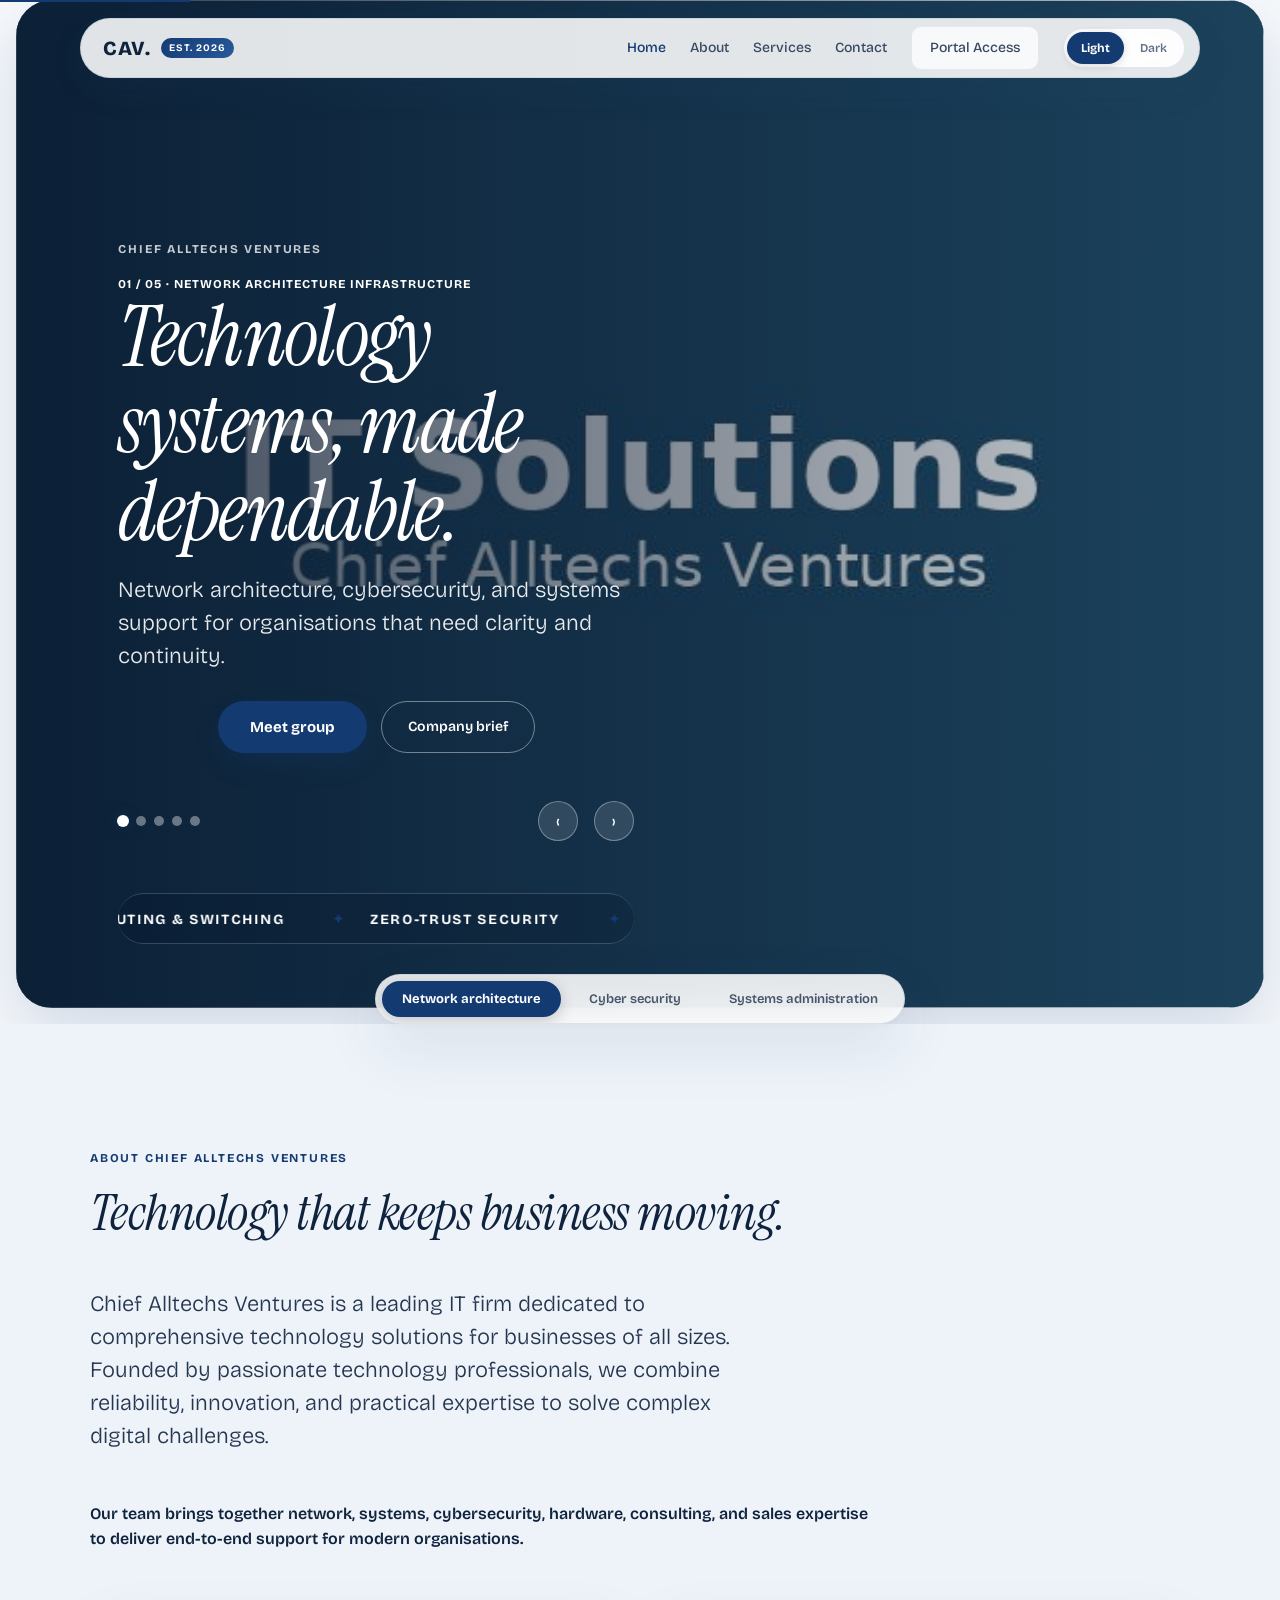
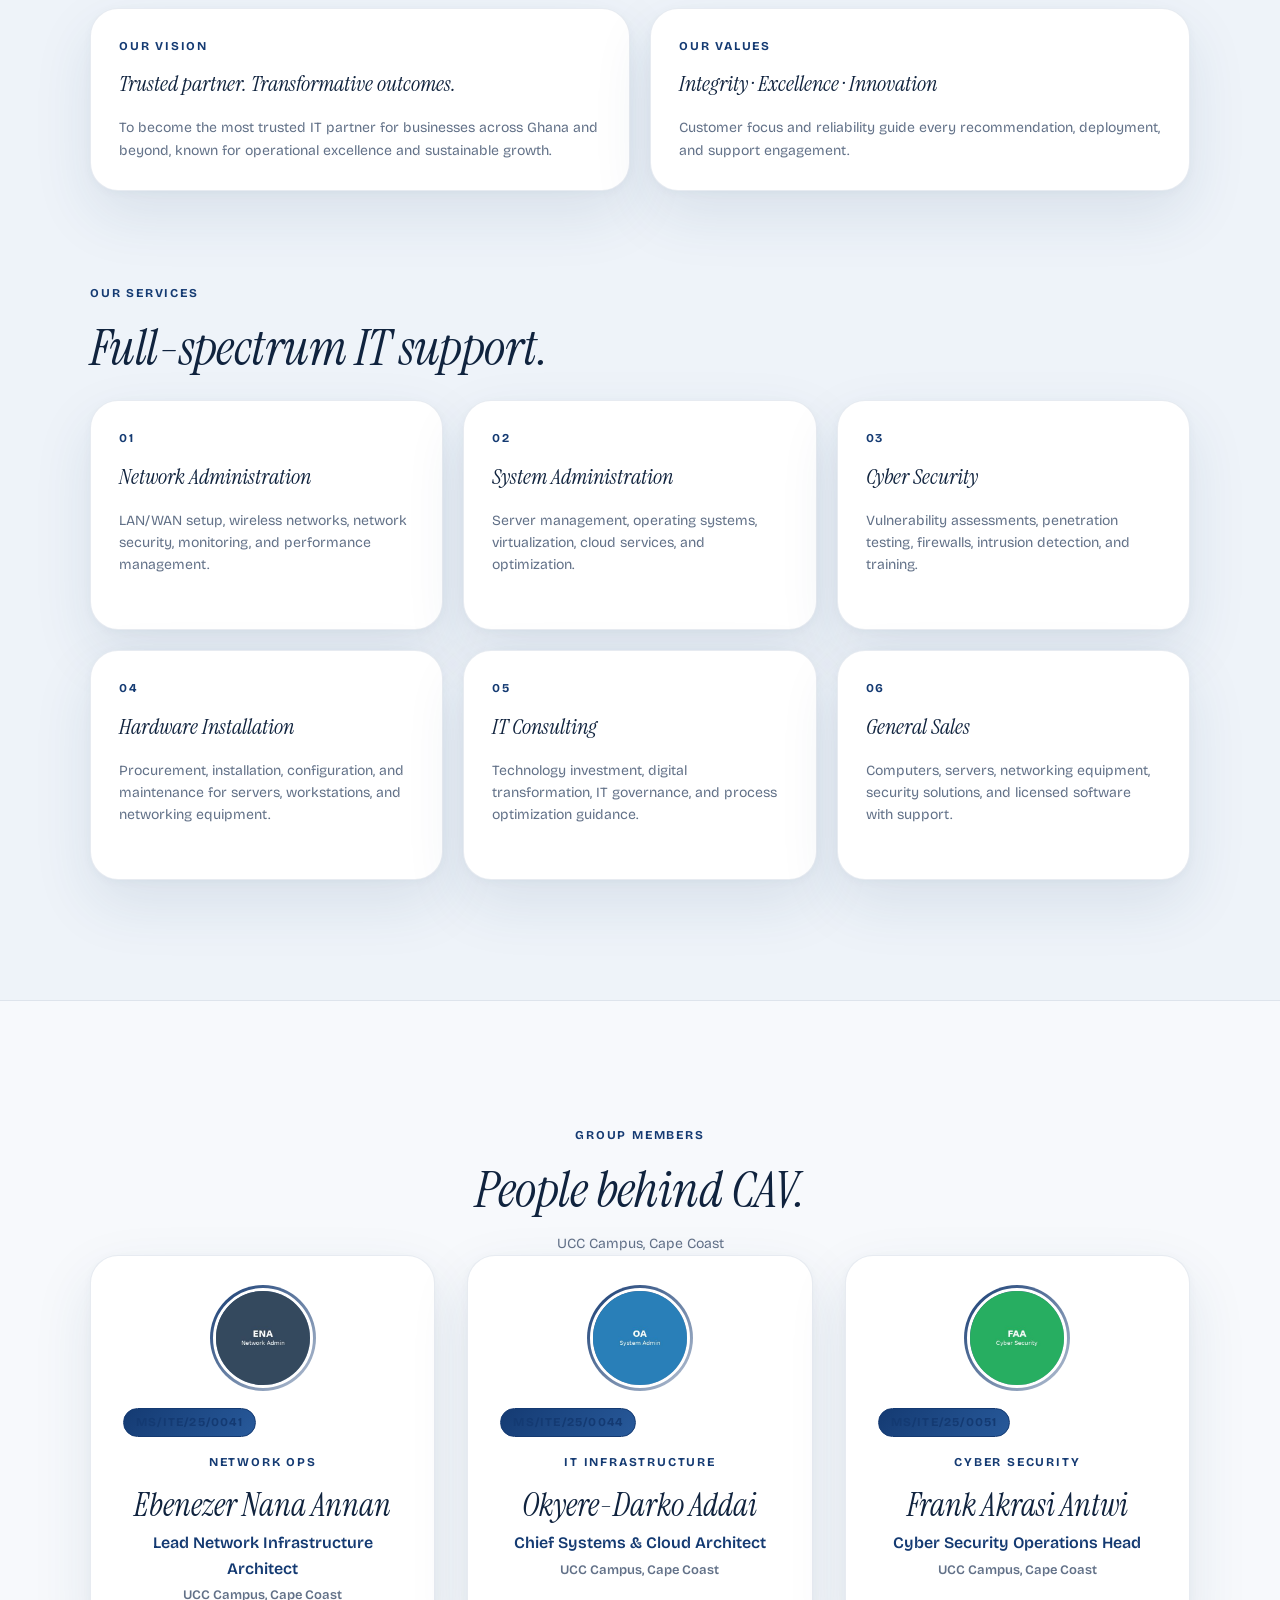
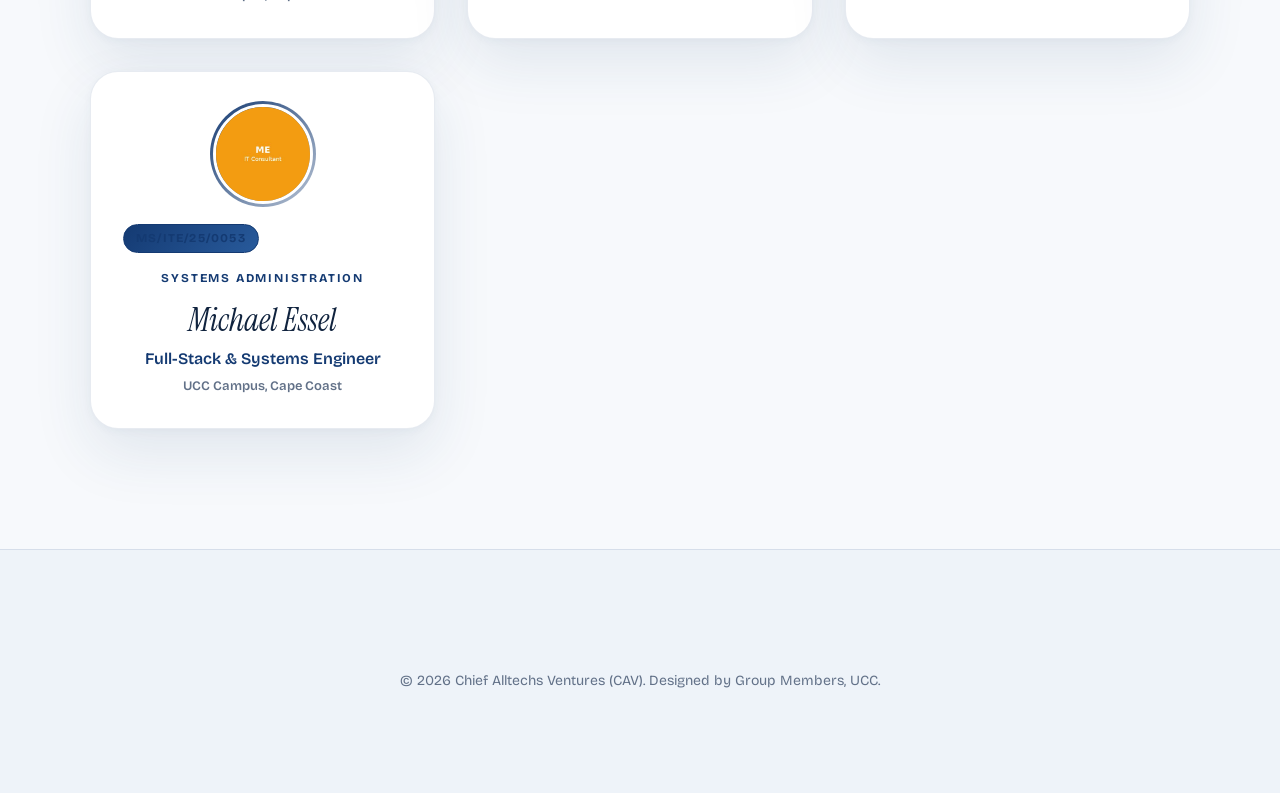
<file: index.html>
<!DOCTYPE html>
<html lang="en">
<head>
    <meta charset="UTF-8">
    <meta name="viewport" content="width=device-width, initial-scale=1.0">
    <title>Chief Alltechs Ventures | Information Systems</title>
    <script>(function(){const t=localStorage.getItem('cav_theme')||(window.matchMedia('(prefers-color-scheme: dark)').matches?'dark':'light');document.documentElement.setAttribute('data-theme',t);})();</script>
    <link rel="stylesheet" href="css/styles.css">
</head>
<body>
    <a href="#main-content" class="skip-link">Skip to main content</a>
    <nav class="global-nav" aria-label="Main navigation">
        <a href="index.html" class="brand-logo">CAV.<span class="brand-badge">EST. 2026</span></a>
        <div class="nav-links">
            <a href="index.html" class="active" aria-current="page">Home</a>
            <a href="about.html">About</a>
            <a href="services.html">Services</a>
            <a href="contact.html">Contact</a>
            <a href="database.html" class="button-utility">Portal Access</a>
            <div class="theme-toggle" role="group" aria-label="Theme selector"><button onclick="setTheme('light')" id="themeLight">Light</button><button onclick="setTheme('dark')" id="themeDark">Dark</button></div>
        </div>
        <button class="hamburger" aria-label="Toggle navigation" aria-expanded="false" aria-controls="mobile-nav-overlay">
            <span class="hamburger-line"></span><span class="hamburger-line"></span><span class="hamburger-line"></span>
        </button>
    </nav>
    <div id="mobile-nav-overlay" class="mobile-nav-overlay">
        <ul class="mobile-nav-links">
            <li><a href="index.html" class="active">Home</a></li><li><a href="about.html">About</a></li>
            <li><a href="services.html">Services</a></li><li><a href="contact.html">Contact</a></li><li><a href="database.html">Portal Access</a></li>
            <li class="mobile-theme-control"><button class="theme-light-btn" onclick="setTheme('light')">Light mode</button><button class="theme-dark-btn" onclick="setTheme('dark')">Dark mode</button></li>
        </ul>
    </div>

    <main id="main-content">
        <section class="hero-gallery" aria-label="Chief Alltechs Ventures service showcase">
            <div class="image-swap-viewport hero-gallery-images" id="imageSwapViewport">
                <img src="images/hero1.jpg" alt="Network architecture infrastructure" class="active">
                <img src="images/hero2.jpg" alt="Cybersecurity operations centre">
                <img src="images/hero3.jpg" alt="Cloud systems dashboard">
                <img src="images/hero4.jpg" alt="Server cluster management">
                <img src="images/hero5.jpg" alt="Enterprise data centre">
            </div>
            <div class="hero-gallery-scrim"></div>
            <div class="hero-gallery-content">
                <span class="tagline">CHIEF ALLTECHS VENTURES</span>
                <p id="imageSwapLabel" class="hero-gallery-label">01 / 05 · Network architecture</p>
                <h1 id="stage1Title" class="hero-display">Technology systems, made dependable.</h1>
                <p id="stage1Sub" class="lead">Network architecture, cybersecurity, and systems support for organisations that need clarity and continuity.</p>
                <div class="tile-actions">
                    <a href="#team-portfolios" class="button-primary">Meet group</a>
                    <button onclick="openModal('briefModal')" class="button-secondary-pill">Company brief</button>
                </div>
                <div class="hero-gallery-footer">
                    <div class="swap-dots" aria-label="Select showcase image">
                        <button class="swap-dot active" onclick="goToImage(0)" aria-label="Show network architecture"></button>
                        <button class="swap-dot" onclick="goToImage(1)" aria-label="Show cybersecurity"></button>
                        <button class="swap-dot" onclick="goToImage(2)" aria-label="Show cloud systems"></button>
                        <button class="swap-dot" onclick="goToImage(3)" aria-label="Show server clusters"></button>
                        <button class="swap-dot" onclick="goToImage(4)" aria-label="Show data centre"></button>
                    </div>
                    <div class="image-swap-controls">
                        <button class="swap-arrow" onclick="swapImage(-1)" aria-label="Previous showcase image">‹</button>
                        <button class="swap-arrow" onclick="swapImage(1)" aria-label="Next showcase image">›</button>
                    </div>
                </div>
                <div class="marquee-container hero-marquee" aria-label="Company capabilities"><div id="marqueeContent" class="marquee-content"><div class="marquee-item">ROUTING & SWITCHING</div><div class="marquee-item">ZERO-TRUST SECURITY</div><div class="marquee-item">CLOUD INFRASTRUCTURE</div><div class="marquee-item">DEVOPS AUTOMATION</div><div class="marquee-item">HIGH AVAILABILITY</div><div class="marquee-item">PENETRATION TESTING</div></div></div>
            </div>
        </section>

        <div class="pillar-switcher-container" role="group" aria-label="Service spotlight">
            <button class="pillar-pill active" data-pillar="network">Network architecture</button>
            <button class="pillar-pill" data-pillar="security">Cyber security</button>
            <button class="pillar-pill" data-pillar="systems">Systems administration</button>
        </div>

        <section class="company-overview product-tile" aria-labelledby="company-title">
            <div class="tile-content">
                <div class="company-intro">
                    <span class="tagline">ABOUT CHIEF ALLTECHS VENTURES</span>
                    <h2 id="company-title" class="display-lg mt-2">Technology that keeps business moving.</h2>
                    <p class="lead mt-4">Chief Alltechs Ventures is a leading IT firm dedicated to comprehensive technology solutions for businesses of all sizes. Founded by passionate technology professionals, we combine reliability, innovation, and practical expertise to solve complex digital challenges.</p>
                    <p class="body-strong mt-4">Our team brings together network, systems, cybersecurity, hardware, consulting, and sales expertise to deliver end-to-end support for modern organisations.</p>
                </div>
                <div class="company-mission-grid">
                    <div class="store-utility-card"><span class="tagline">OUR VISION</span><h3 class="display-md mt-2">Trusted partner. Transformative outcomes.</h3><p class="caption mt-2">To become the most trusted IT partner for businesses across Ghana and beyond, known for operational excellence and sustainable growth.</p></div>
                    <div class="store-utility-card"><span class="tagline">OUR VALUES</span><h3 class="display-md mt-2">Integrity · Excellence · Innovation</h3><p class="caption mt-2">Customer focus and reliability guide every recommendation, deployment, and support engagement.</p></div>
                </div>
                <div class="services-heading"><span class="tagline">OUR SERVICES</span><h3 class="display-lg mt-2">Full-spectrum IT support.</h3></div>
                <div class="services-grid">
                    <article class="store-utility-card"><span class="tagline">01</span><h3 class="display-md mt-2">Network Administration</h3><p class="caption mt-2">LAN/WAN setup, wireless networks, network security, monitoring, and performance management.</p></article>
                    <article class="store-utility-card"><span class="tagline">02</span><h3 class="display-md mt-2">System Administration</h3><p class="caption mt-2">Server management, operating systems, virtualization, cloud services, and optimization.</p></article>
                    <article class="store-utility-card"><span class="tagline">03</span><h3 class="display-md mt-2">Cyber Security</h3><p class="caption mt-2">Vulnerability assessments, penetration testing, firewalls, intrusion detection, and training.</p></article>
                    <article class="store-utility-card"><span class="tagline">04</span><h3 class="display-md mt-2">Hardware Installation</h3><p class="caption mt-2">Procurement, installation, configuration, and maintenance for servers, workstations, and networking equipment.</p></article>
                    <article class="store-utility-card"><span class="tagline">05</span><h3 class="display-md mt-2">IT Consulting</h3><p class="caption mt-2">Technology investment, digital transformation, IT governance, and process optimization guidance.</p></article>
                    <article class="store-utility-card"><span class="tagline">06</span><h3 class="display-md mt-2">General Sales</h3><p class="caption mt-2">Computers, servers, networking equipment, security solutions, and licensed software with support.</p></article>
                </div>
            </div>
        </section>

        <section id="team-portfolios" class="member-portfolio-section">
            <div class="tile-content text-center">
                <span class="tagline">GROUP MEMBERS</span>
                <h2 class="display-lg mt-2">People behind CAV.</h2>
                <p class="caption mt-2">UCC Campus, Cape Coast</p>
                <div class="member-card-grid">
                    <article class="member-portfolio-card" id="member-annan"><div class="member-photo-wrapper"><img src="images/member1.jpg" alt="Ebenezer Nana Annan" class="member-photo"></div><span class="student-id-badge">MS/ITE/25/0041</span><span class="tagline">NETWORK OPERATIONS</span><h3 class="display-md mt-2">Ebenezer Nana Annan</h3><p class="body-strong text-accent mt-1">Lead Network Infrastructure Architect</p><p class="member-location-tag">UCC Campus, Cape Coast</p></article>
                    <article class="member-portfolio-card" id="member-addai"><div class="member-photo-wrapper"><img src="images/member2.jpg" alt="Okyere-Darko Addai" class="member-photo"></div><span class="student-id-badge">MS/ITE/25/0044</span><span class="tagline">IT INFRASTRUCTURE</span><h3 class="display-md mt-2">Okyere-Darko Addai</h3><p class="body-strong text-accent mt-1">Chief Systems & Cloud Architect</p><p class="member-location-tag">UCC Campus, Cape Coast</p></article>
                    <article class="member-portfolio-card" id="member-antwi"><div class="member-photo-wrapper"><img src="images/member3.jpg" alt="Frank Akrasi Antwi" class="member-photo"></div><span class="student-id-badge">MS/ITE/25/0051</span><span class="tagline">CYBER SECURITY</span><h3 class="display-md mt-2">Frank Akrasi Antwi</h3><p class="body-strong text-accent mt-1">Cyber Security Operations Head</p><p class="member-location-tag">UCC Campus, Cape Coast</p></article>
                    <article class="member-portfolio-card" id="member-essel"><div class="member-photo-wrapper"><img src="images/member4.jpg" alt="Michael Essel" class="member-photo"></div><span class="student-id-badge">MS/ITE/25/0053</span><span class="tagline">SYSTEMS ADMINISTRATION</span><h3 class="display-md mt-2">Michael Essel</h3><p class="body-strong text-accent mt-1">Full-Stack & Systems Engineer</p><p class="member-location-tag">UCC Campus, Cape Coast</p></article>
                </div>
            </div>
        </section>
    </main>

    <div id="briefModal" class="modal-overlay" role="dialog" aria-modal="true" aria-labelledby="briefTitle"><div class="modal-card text-left"><button class="modal-close" onclick="closeModal('briefModal')" aria-label="Close modal">×</button><span class="tagline">COMPANY BRIEF</span><h2 id="briefTitle" class="display-md mt-2 mb-4">CAV at a glance.</h2><p>Chief Alltechs Ventures delivers enterprise network architecture, cybersecurity, and systems administration for organisations across Ghana and beyond.</p></div></div>
    <footer class="footer"><p>© 2026 Chief Alltechs Ventures (CAV). Designed by Group Members, UCC.</p></footer>
    <script src="js/scripts.js"></script>
</body>
</html>
</file>
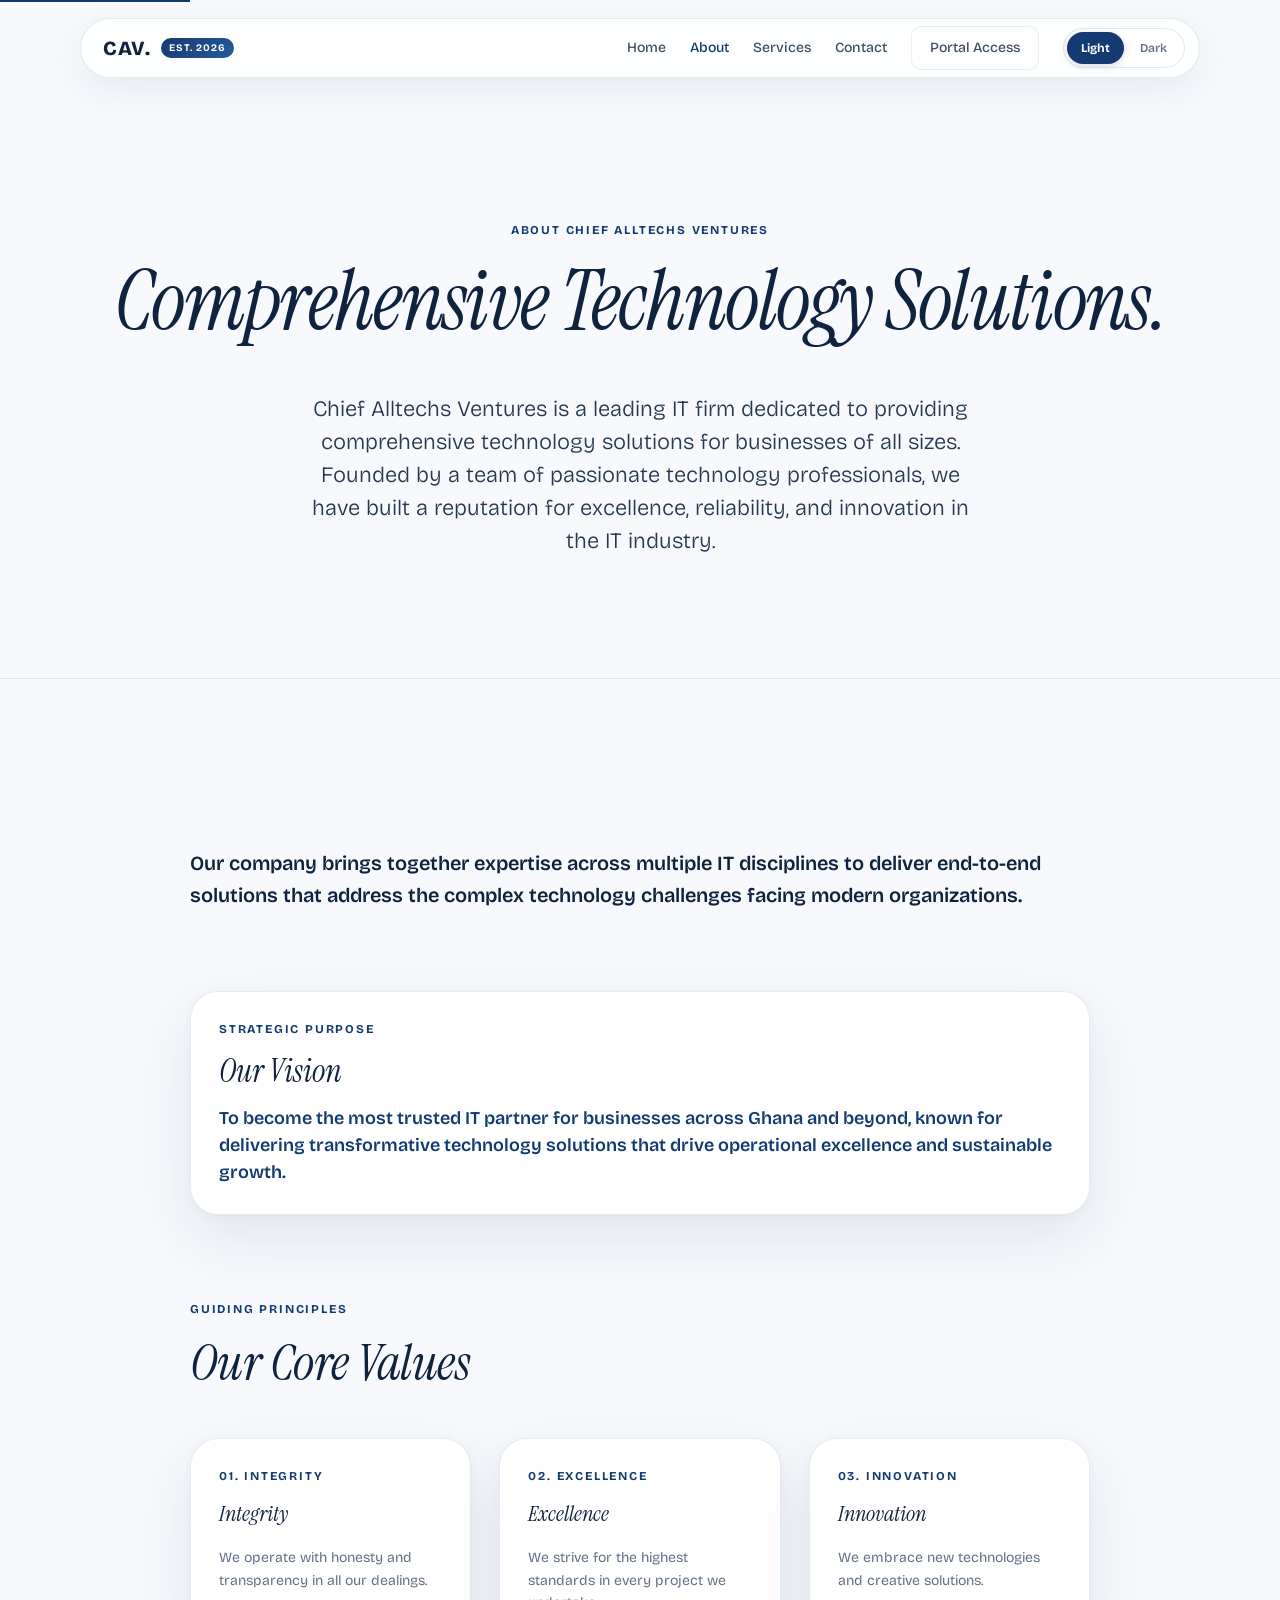
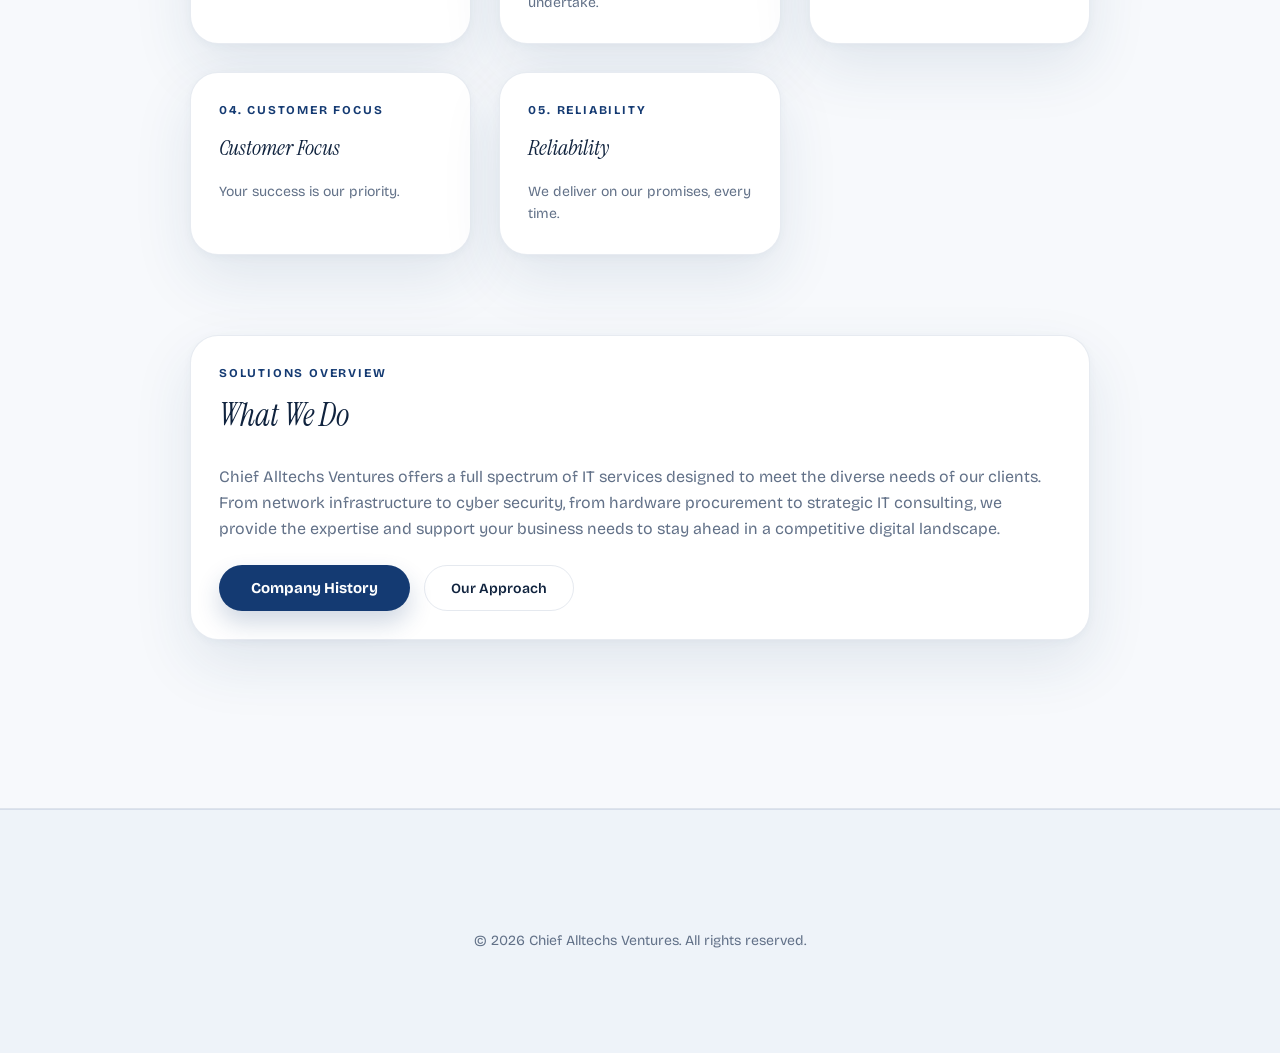
<file: about.html>
<!DOCTYPE html>
<html lang="en">
<head>
    <meta charset="UTF-8">
    <meta name="viewport" content="width=device-width, initial-scale=1.0">
    <title>About Us - Chief Alltechs Ventures</title>
    <script>(function(){const t=localStorage.getItem('cav_theme')||(window.matchMedia('(prefers-color-scheme: dark)').matches?'dark':'light');document.documentElement.setAttribute('data-theme',t);})();</script>
    <link rel="stylesheet" href="css/styles.css">
</head>
<body>
    <a href="#main-content" class="skip-link">Skip to main content</a>

    <nav class="global-nav" aria-label="Main navigation">
        <a href="index.html" class="brand-logo">
            CAV.
            <span class="brand-badge">EST. 2026</span>
        </a>
        <div class="nav-links">
            <a href="index.html">Home</a>
            <a href="about.html" class="active" aria-current="page">About</a>
            <a href="services.html">Services</a>
            <a href="contact.html">Contact</a>
            <a href="database.html" class="button-utility">Portal Access</a>
            <div class="theme-toggle" role="group" aria-label="Theme selector">
                <button onclick="setTheme('light')" id="themeLight" aria-label="Light mode">Light</button>
                <button onclick="setTheme('dark')" id="themeDark" class="active" aria-label="Dark mode">Dark</button>
            </div>
        </div>
        <button class="hamburger" aria-label="Toggle navigation" aria-expanded="false" aria-controls="mobile-nav-overlay">
            <span class="hamburger-line"></span>
            <span class="hamburger-line"></span>
            <span class="hamburger-line"></span>
        </button>
    </nav>

    <div id="mobile-nav-overlay" class="mobile-nav-overlay">
        <ul class="mobile-nav-links">
            <li><a href="index.html">Home</a></li>
            <li><a href="about.html" class="active">About</a></li>
            <li><a href="services.html">Services</a></li>
            <li><a href="contact.html">Contact</a></li>
            <li><a href="database.html">Portal Access</a></li>
            <li class="mobile-theme-control"><button class="theme-light-btn" onclick="setTheme('light')">Light mode</button><button class="theme-dark-btn" onclick="setTheme('dark')">Dark mode</button></li>
        </ul>
    </div>

    <main id="main-content">
        <section class="product-tile product-tile-dark" style="min-height: 50vh; justify-content: center;">
            <div class="tile-content text-center">
                <span class="tagline">ABOUT CHIEF ALLTECHS VENTURES</span>
                <h1 class="hero-display mt-2">Comprehensive Technology Solutions.</h1>
                <p class="lead mt-4" style="margin-left: auto; margin-right: auto;">Chief Alltechs Ventures is a leading IT firm dedicated to providing comprehensive technology solutions for businesses of all sizes. Founded by a team of passionate technology professionals, we have built a reputation for excellence, reliability, and innovation in the IT industry.</p>
            </div>
        </section>

        <section class="product-tile product-tile-dark">
            <div class="tile-content text-left" style="max-width: 900px; padding: var(--spacing-lg) 0;">
                <p class="body-strong mb-8" style="font-size: 20px; line-height: 1.6;">Our company brings together expertise across multiple IT disciplines to deliver end-to-end solutions that address the complex technology challenges facing modern organizations.</p>

                <div class="store-utility-card mb-8">
                    <span class="tagline">STRATEGIC PURPOSE</span>
                    <h2 class="display-md mt-2 mb-2">Our Vision</h2>
                    <p class="body-strong" style="font-size: 18px; line-height: 1.5; color: var(--theme-accent);">To become the most trusted IT partner for businesses across Ghana and beyond, known for delivering transformative technology solutions that drive operational excellence and sustainable growth.</p>
                </div>

                <div class="mb-8">
                    <span class="tagline">GUIDING PRINCIPLES</span>
                    <h2 class="display-lg mt-2 mb-4">Our Core Values</h2>
                    
                    <div class="store-grid" style="grid-template-columns: repeat(auto-fit, minmax(250px, 1fr));">
                        <div class="store-utility-card">
                            <span class="tagline">01. INTEGRITY</span>
                            <h3 class="mt-2">Integrity</h3>
                            <p class="caption mt-2">We operate with honesty and transparency in all our dealings.</p>
                        </div>
                        <div class="store-utility-card">
                            <span class="tagline">02. EXCELLENCE</span>
                            <h3 class="mt-2">Excellence</h3>
                            <p class="caption mt-2">We strive for the highest standards in every project we undertake.</p>
                        </div>
                        <div class="store-utility-card">
                            <span class="tagline">03. INNOVATION</span>
                            <h3 class="mt-2">Innovation</h3>
                            <p class="caption mt-2">We embrace new technologies and creative solutions.</p>
                        </div>
                        <div class="store-utility-card">
                            <span class="tagline">04. CUSTOMER FOCUS</span>
                            <h3 class="mt-2">Customer Focus</h3>
                            <p class="caption mt-2">Your success is our priority.</p>
                        </div>
                        <div class="store-utility-card">
                            <span class="tagline">05. RELIABILITY</span>
                            <h3 class="mt-2">Reliability</h3>
                            <p class="caption mt-2">We deliver on our promises, every time.</p>
                        </div>
                    </div>
                </div>

                <div class="store-utility-card">
                    <span class="tagline">SOLUTIONS OVERVIEW</span>
                    <h2 class="display-md mt-2 mb-2">What We Do</h2>
                    <p class="caption mt-2" style="font-size: 16px; line-height: 1.6;">Chief Alltechs Ventures offers a full spectrum of IT services designed to meet the diverse needs of our clients. From network infrastructure to cyber security, from hardware procurement to strategic IT consulting, we provide the expertise and support your business needs to stay ahead in a competitive digital landscape.</p>
                    
                    <div class="tile-actions" style="justify-content: flex-start; margin-top: 24px;">
                        <button class="button-primary" onclick="openModal('historyModal')">Company History</button>
                        <button class="button-secondary-pill" onclick="openModal('approachModal')">Our Approach</button>
                    </div>
                </div>
            </div>
        </section>
    </main>

    <div id="historyModal" class="modal-overlay" role="dialog" aria-modal="true" aria-labelledby="historyTitle">
        <div class="modal-card text-left">
            <button class="modal-close" onclick="closeModal('historyModal')" aria-label="Close modal">×</button>
            <span class="tagline text-center" style="display:block;">OUR JOURNEY</span>
            <h3 id="historyTitle" class="display-md mt-2 mb-4 text-center">Company History</h3>
            <p>Chief Alltechs Ventures was established by a group of IT professionals who recognized the growing need for reliable, comprehensive technology services in the region. Since our founding, we have grown from a small consultancy to a full-service IT firm serving clients across multiple industries.</p>
        </div>
    </div>

    <div id="approachModal" class="modal-overlay" role="dialog" aria-modal="true" aria-labelledby="approachTitle">
        <div class="modal-card text-left">
            <button class="modal-close" onclick="closeModal('approachModal')" aria-label="Close modal">×</button>
            <span class="tagline text-center" style="display:block;">METHODOLOGY</span>
            <h3 id="approachTitle" class="display-md mt-2 mb-4 text-center">Our Approach</h3>
            <p>We take a client-centered approach to every project. We begin by understanding your business objectives, then design and implement IT solutions that align with your goals. Our methodology ensures that technology serves as an enabler of business success, not just a cost center.</p>
        </div>
    </div>

    <footer class="footer">
        <p>&copy; 2026 Chief Alltechs Ventures. All rights reserved.</p>
    </footer>
    <script src="js/scripts.js"></script>
</body>
</html>
</file>
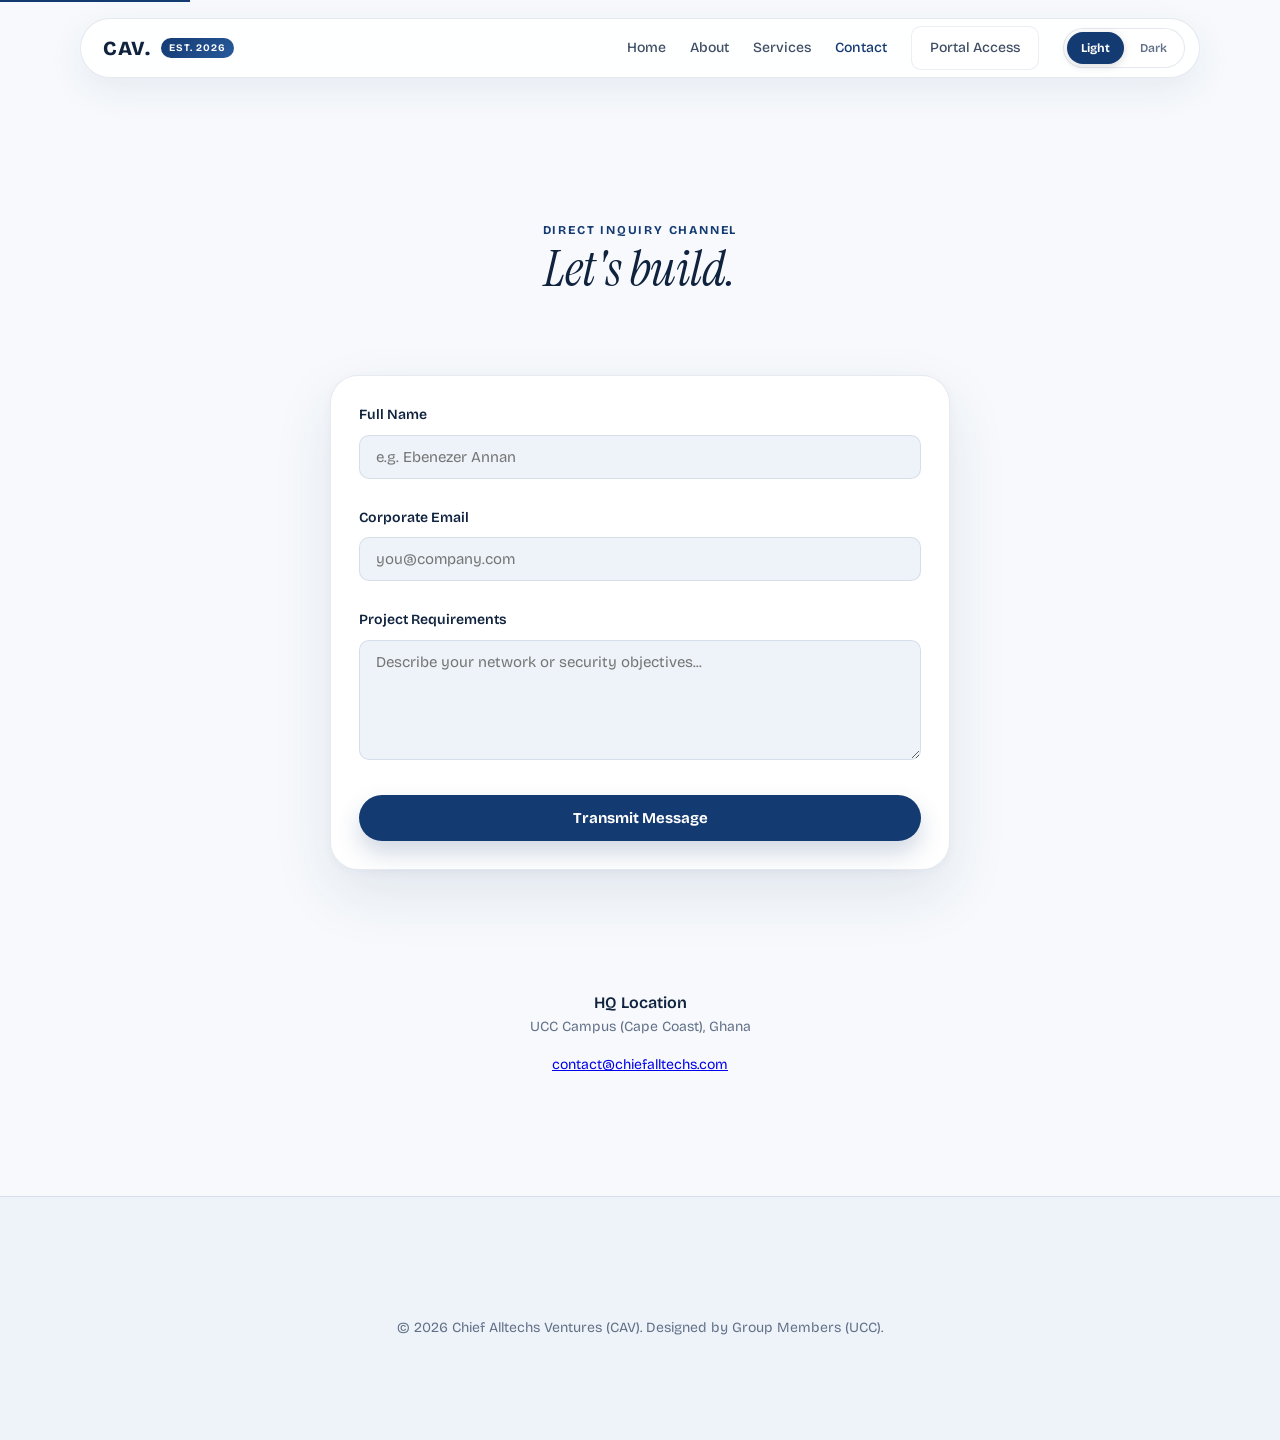
<file: contact.html>
<!DOCTYPE html>
<html lang="en">
<head>
    <meta charset="UTF-8">
    <meta name="viewport" content="width=device-width, initial-scale=1.0">
    <title>CAV - Contact & Inquiries</title>
    <script>(function(){const t=localStorage.getItem('cav_theme')||(window.matchMedia('(prefers-color-scheme: dark)').matches?'dark':'light');document.documentElement.setAttribute('data-theme',t);})();</script>
    <link rel="stylesheet" href="css/styles.css">
</head>
<body>
    <!-- Skip to main content for accessibility -->
    <a href="#main-content" class="skip-link">Skip to main content</a>

    <!-- Glassmorphic Top Navigation -->
    <nav class="global-nav" aria-label="Main navigation">
        <a href="index.html" class="brand-logo">
            CAV.
            <span class="brand-badge">EST. 2026</span>
        </a>
        <div class="nav-links">
            <a href="index.html">Home</a>
            <a href="about.html">About</a>
            <a href="services.html">Services</a>
            <a href="contact.html" class="active" aria-current="page">Contact</a>
            <a href="database.html" class="button-utility">Portal Access</a>
            <div class="theme-toggle" role="group" aria-label="Theme selector"><button onclick="setTheme('light')" id="themeLight">Light</button><button onclick="setTheme('dark')" id="themeDark">Dark</button></div>
        </div>
        <button class="hamburger" aria-label="Toggle navigation" aria-expanded="false" aria-controls="mobile-nav-overlay">
            <span class="hamburger-line"></span>
            <span class="hamburger-line"></span>
            <span class="hamburger-line"></span>
        </button>
    </nav>

    <!-- Mobile Navigation Overlay -->
    <div id="mobile-nav-overlay" class="mobile-nav-overlay">
        <ul class="mobile-nav-links">
            <li><a href="index.html">Home</a></li>
            <li><a href="about.html">About</a></li>
            <li><a href="services.html">Services</a></li>
            <li><a href="contact.html" class="active">Contact</a></li>
            <li><a href="database.html">Portal Access</a></li>
            <li class="mobile-theme-control"><button class="theme-light-btn" onclick="setTheme('light')">Light mode</button><button class="theme-dark-btn" onclick="setTheme('dark')">Dark mode</button></li>
        </ul>
    </div>

    <section class="product-tile product-tile-parchment min-h-85vh">
        <div class="tile-content text-center max-w-620">
            <span class="tagline">DIRECT INQUIRY CHANNEL</span>
            <h1 class="display-lg mb-8 text-ink-dark">Let's build.</h1>

            <div class="store-utility-card text-left bg-white">
                <!-- Success Banner -->
                <div id="contactSuccess" class="contact-success" style="display: none;">
                    <svg viewBox="0 0 24 24" width="24" height="24" fill="none" stroke="currentColor" stroke-width="2">
                        <path d="M22 11.08V12a10 10 0 1 1-5.93-9.14"/>
                        <polyline points="22 4 12 14.01 9 11.01"/>
                    </svg>
                    <div>
                        <p class="body-strong text-ink-dark">Message sent securely.</p>
                        <p class="caption text-ink-dark">Our lead architect will review within 24 hours.</p>
                    </div>
                </div>

                <form id="contactForm" onsubmit="return handleContactSubmit(event);" novalidate>
                    <div class="form-group">
                        <label for="contactName" class="text-ink-dark">Full Name</label>
                        <input type="text" id="contactName" class="form-input form-input-light" placeholder="e.g. Ebenezer Annan">
                        <span id="nameError" class="form-error"></span>
                    </div>
                    <div class="form-group">
                        <label for="contactEmail" class="text-ink-dark">Corporate Email</label>
                        <input type="email" id="contactEmail" class="form-input form-input-light" placeholder="you@company.com">
                        <span id="emailError" class="form-error"></span>
                    </div>
                    <div class="form-group">
                        <label for="contactMessage" class="text-ink-dark">Project Requirements</label>
                        <textarea id="contactMessage" class="form-input form-input-light" placeholder="Describe your network or security objectives..."></textarea>
                        <span id="messageError" class="form-error"></span>
                    </div>
                    <button type="submit" class="button-primary button-block">Transmit Message</button>
                </form>
            </div>

            <div class="mt-8">
                <p class="body-strong text-ink-dark">HQ Location</p>
                <p class="caption">UCC Campus (Cape Coast), Ghana</p>
                <p class="caption mt-2"><a href="mailto:contact@chiefalltechs.com" class="text-primary font-600">contact@chiefalltechs.com</a></p>
            </div>

            <!-- Stored Inquiries Section -->
            <div id="submissionsSection" class="submissions-section" style="display: none;">
                <h2 class="display-md mb-4 text-ink-dark" style="font-size: 28px;">Logged Inquiries</h2>
                <div id="submissionsList"></div>
            </div>
        </div>
    </section>

    <div id="contactConfirmModal" class="modal-overlay" role="dialog" aria-modal="true" aria-labelledby="contactConfirmTitle">
        <div class="modal-card text-left">
            <button class="modal-close" onclick="closeModal('contactConfirmModal')" aria-label="Close confirmation">×</button>
            <span class="tagline">INQUIRY RECEIVED</span>
            <h2 id="contactConfirmTitle" class="display-md mt-2 mb-4">Message sent.</h2>
            <p>Your inquiry is saved in this browser demo. CAV team will review your project requirements within one business day.</p>
            <button class="button-primary mt-4" onclick="closeModal('contactConfirmModal')">Continue</button>
        </div>
    </div>

    <footer class="footer">
        <p>&copy; 2026 Chief Alltechs Ventures (CAV). Designed by Group Members (UCC).</p>
    </footer>
    <script src="js/scripts.js"></script>
</body>
</html>
</file>
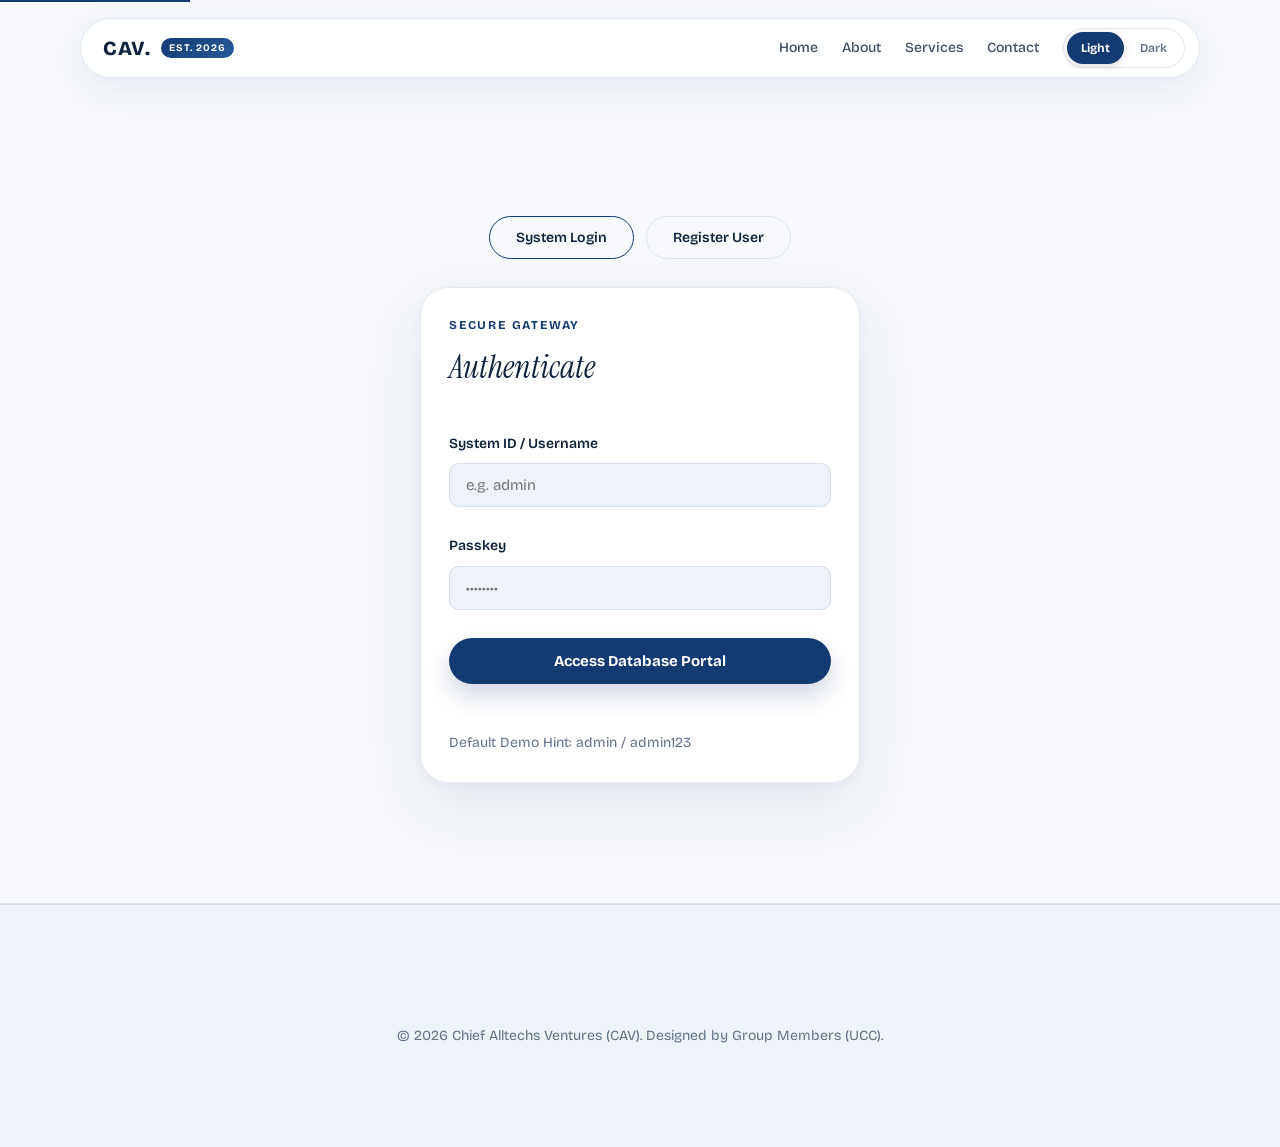
<file: database.html>
<!DOCTYPE html>
<html lang="en">
<head>
    <meta charset="UTF-8">
    <meta name="viewport" content="width=device-width, initial-scale=1.0">
    <title>CAV - Database & Information System</title>
    <script>(function(){const t=localStorage.getItem('cav_theme')||(window.matchMedia('(prefers-color-scheme: dark)').matches?'dark':'light');document.documentElement.setAttribute('data-theme',t);})();</script>
    <link rel="stylesheet" href="css/styles.css">
</head>
<body>
    <a href="#main-content" class="skip-link">Skip to main content</a>

    <nav class="global-nav" aria-label="Main navigation">
        <a href="index.html" class="brand-logo">
            CAV.
            <span class="brand-badge">EST. 2026</span>
        </a>
        <div class="nav-links">
            <a href="index.html">Home</a>
            <a href="about.html">About</a>
            <a href="services.html">Services</a>
            <a href="contact.html">Contact</a>
            <a href="#" id="logoutBtn" onclick="handleLogout()" class="button-utility" style="display: none; background: transparent;">Logout</a>
            <div class="theme-toggle" role="group" aria-label="Theme selector">
                <button onclick="setTheme('light')" id="themeLight" aria-label="Light mode">Light</button>
                <button onclick="setTheme('dark')" id="themeDark" class="active" aria-label="Dark mode">Dark</button>
            </div>
        </div>
        <button class="hamburger" aria-label="Toggle navigation" aria-expanded="false" aria-controls="mobile-nav-overlay">
            <span class="hamburger-line"></span>
            <span class="hamburger-line"></span>
            <span class="hamburger-line"></span>
        </button>
    </nav>

    <div id="mobile-nav-overlay" class="mobile-nav-overlay">
        <ul class="mobile-nav-links">
            <li><a href="index.html">Home</a></li>
            <li><a href="about.html">About</a></li>
            <li><a href="services.html">Services</a></li>
            <li><a href="contact.html">Contact</a></li>
            <li><a href="database.html" class="active">Portal Access</a></li>
            <li class="mobile-theme-control"><button class="theme-light-btn" onclick="setTheme('light')">Light mode</button><button class="theme-dark-btn" onclick="setTheme('dark')">Dark mode</button></li>
        </ul>
    </div>

    <main id="main-content">
        <section id="authSection" class="product-tile product-tile-dark" style="min-height: 85vh; justify-content: center;">
            <div class="tile-content text-center" style="max-width: 440px; width: 100%;">
                
                <div style="display: flex; justify-content: center; gap: 12px; margin-bottom: var(--spacing-md);">
                    <button id="tabLoginBtn" onclick="switchAuthTab('login')" class="button-secondary-pill" style="border-color: var(--theme-accent);">System Login</button>
                    <button id="tabRegisterBtn" onclick="switchAuthTab('register')" class="button-secondary-pill">Register User</button>
                </div>

                <div id="loginCard" class="store-utility-card" style="text-align: left;">
                    <span class="tagline">SECURE GATEWAY</span>
                    <h2 class="display-md mt-2 mb-4">Authenticate</h2>
                    <form onsubmit="return handleLogin(event);">
                        <div class="form-group">
                            <label>System ID / Username</label>
                            <input type="text" id="username" class="form-input" required placeholder="e.g. admin">
                        </div>
                        <div class="form-group">
                            <label>Passkey</label>
                            <input type="password" id="password" class="form-input" required placeholder="••••••••">
                        </div>
                        <span id="loginError" class="form-error mb-2"></span>
                        <button type="submit" class="button-primary button-block">Access Database Portal</button>
                    </form>
                    <p class="caption mt-4">Default Demo Hint: admin / admin123</p>
                </div>

                <div id="registerCard" class="store-utility-card" style="display: none; text-align: left;">
                    <span class="tagline">NEW USER ACCOUNT</span>
                    <h2 class="display-md mt-2 mb-4">Registration</h2>
                    <form onsubmit="return handleRegister(event);">
                        <div class="form-group">
                            <label>Full Name</label>
                            <input type="text" id="regFullName" class="form-input" required placeholder="e.g. Ebenezer Annan">
                        </div>
                        <div class="form-group">
                            <label>System ID / Username</label>
                            <input type="text" id="regUsername" class="form-input" required placeholder="e.g. eannan">
                        </div>
                        <div class="form-group">
                            <label>Email Address</label>
                            <input type="email" id="regEmail" class="form-input" required placeholder="e.g. eannan@cav.demo">
                        </div>
                        <div class="form-group">
                            <label>Passkey</label>
                            <input type="password" id="regPassword" class="form-input" required placeholder="••••••••">
                        </div>
                        <div class="form-group">
                            <label>Confirm Passkey</label>
                            <input type="password" id="regConfirm" class="form-input" required placeholder="••••••••">
                        </div>
                        <span id="regError" class="form-error mb-2"></span>
                        <button type="submit" class="button-primary button-block">Create Account</button>
                    </form>
                </div>

            </div>
        </section>

        <section id="dashboardSection" class="dashboard-shell" style="display: none;">
            <div class="dashboard-console">
                <header class="dashboard-header">
                    <div class="dashboard-title-block">
                        <span class="dashboard-kicker">CAV Enterprise Database</span>
                        <h1>Information System</h1>
                        <p id="userWelcome" class="dashboard-user"></p>
                    </div>

                    <div class="dashboard-actions" aria-label="JavaScript pop-up demonstrations">
                        <button class="dashboard-ghost-btn" onclick="showAlert('This is the JavaScript alert pop-up demonstration.', 'Alert Demo')">Alert Demo</button>
                        <button class="dashboard-ghost-btn" onclick="demoConfirmPopup()">Confirm Demo</button>
                        <button class="dashboard-ghost-btn" onclick="demoPromptPopup()">Prompt Demo</button>
                    </div>
                </header>

                <div class="dashboard-security-strip">
                    <span class="status-dot"></span>
                    <p id="securityStatus">Secure session: hashed login, CSRF-checked actions, prepared record operations.</p>
                </div>

                <div class="dashboard-metrics" aria-label="Dashboard summary">
                    <div class="dashboard-metric">
                        <span>Total records</span>
                        <strong id="metricTotalRecords">0</strong>
                    </div>
                    <div class="dashboard-metric">
                        <span>Departments</span>
                        <strong id="metricDepartments">0</strong>
                    </div>
                    <div class="dashboard-metric">
                        <span>Session</span>
                        <strong id="metricSession">Protected</strong>
                    </div>
                    <div class="dashboard-metric">
                        <span>Last action</span>
                        <strong id="metricLastAction">Ready</strong>
                    </div>
                </div>

                <div id="retrieveStatus" class="contact-success dashboard-toast" style="display: none;" role="status" aria-live="polite">
                    <svg viewBox="0 0 24 24" width="20" height="20" fill="none" stroke="currentColor" stroke-width="2">
                        <polyline points="20 6 9 17 4 12"/>
                    </svg>
                    <span id="retrieveStatusText" class="body-strong">Records retrieved successfully.</span>
                </div>
                
                <div class="dashboard-workspace">
                    <aside class="dashboard-panel dashboard-form-panel">
                        <div class="panel-heading">
                            <span class="dashboard-kicker">Editor</span>
                            <h2>Company Record</h2>
                        </div>
                        <input type="hidden" id="csrfToken" value="">
                        <div class="form-group">
                            <label for="recordId">Record ID</label>
                            <input type="text" id="recordId" class="form-input" placeholder="e.g. CAV-005">
                        </div>
                        <div class="form-group">
                            <label>Full Name / Record Name</label>
                            <input type="text" id="empName" class="form-input" placeholder="e.g. Ebenezer Annan">
                        </div>
                        <div class="form-group">
                            <label>Role / Position</label>
                            <input type="text" id="empRole" class="form-input" placeholder="e.g. Systems Engineer">
                        </div>
                        <div class="form-group">
                            <label>Department</label>
                            <select id="empDepartment" class="form-input">
                                <option value="IT Infrastructure">IT Infrastructure</option>
                                <option value="Cyber Security">Cyber Security</option>
                                <option value="Network Ops">Network Ops</option>
                                <option value="Administration">Administration</option>
                            </select>
                        </div>
                        <div class="record-action-grid">
                            <button id="btnAdd" class="button-primary" onclick="addRecord()">Add Record</button>
                            <button id="btnUpdate" class="dashboard-ghost-btn" onclick="updateRecord()">Update Record</button>
                            <button id="btnDelete" class="button-danger" onclick="deleteRecord()">Delete Record</button>
                            <button class="button-utility" onclick="resetForm()">Clear</button>
                        </div>
                    </aside>

                    <section class="dashboard-panel dashboard-table-panel">
                        <div class="table-toolbar">
                            <div class="panel-heading">
                                <span class="dashboard-kicker">Table</span>
                                <h2>Company Records</h2>
                            </div>
                            <div class="table-tools">
                                <input type="search" id="recordSearch" class="form-input" placeholder="Search ID, name, role, department" oninput="searchRecords(this.value)">
                                <button id="btnRetrieve" class="button-primary" onclick="retrieveRecords()">Retrieve Record</button>
                            </div>
                        </div>

                        <div class="table-container dashboard-table-container">
                            <table class="data-table">
                                <thead>
                                    <tr>
                                        <th>Record ID</th>
                                        <th>Name</th>
                                        <th>Role</th>
                                        <th>Department</th>
                                        <th>Actions</th>
                                    </tr>
                                </thead>
                                <tbody id="dataTableBody">
                                </tbody>
                            </table>
                        </div>
                    </section>
                </div>
            </div>
        </section>
    <div id="alertModal" class="modal-overlay" role="alertdialog" aria-modal="true" aria-labelledby="alertModalTitle" aria-describedby="alertModalMessage">
        <div class="modal-card">
            <button class="modal-close" onclick="closeAlert()" aria-label="Close">&times;</button>
            <span class="tagline text-danger" style="display:block;">NOTICE</span>
            <h3 id="alertModalTitle" class="display-md mt-2 mb-4">Notice</h3>
            <p id="alertModalMessage" style="font-size: 16px; line-height: 1.6; text-align: left;"></p>
            <div class="mt-8" style="text-align: right;">
                <button onclick="closeAlert()" class="button-primary">OK</button>
            </div>
        </div>
    </div>

    <div id="confirmModal" class="modal-overlay" role="alertdialog" aria-modal="true" aria-labelledby="confirmModalTitle" aria-describedby="confirmModalMessage">
        <div class="modal-card">
            <button class="modal-close" onclick="closeConfirm(false)" aria-label="Close">&times;</button>
            <span class="tagline text-danger" style="display:block;">CONFIRM</span>
            <h3 id="confirmModalTitle" class="display-md mt-2 mb-4">Confirm Action</h3>
            <p id="confirmModalMessage" style="font-size: 16px; line-height: 1.6; text-align: left;"></p>
            <div class="mt-8" style="display: flex; gap: 12px; justify-content: flex-end;">
                <button onclick="closeConfirm(false)" class="button-secondary-pill">Cancel</button>
                <button onclick="closeConfirm(true)" class="button-primary button-danger">Confirm</button>
            </div>
        </div>
    </div>

    </main>

    <footer class="footer">
        <p>&copy; 2026 Chief Alltechs Ventures (CAV). Designed by Group Members (UCC).</p>
    </footer>
    <script src="js/scripts.js"></script>
</body>
</html>
</file>
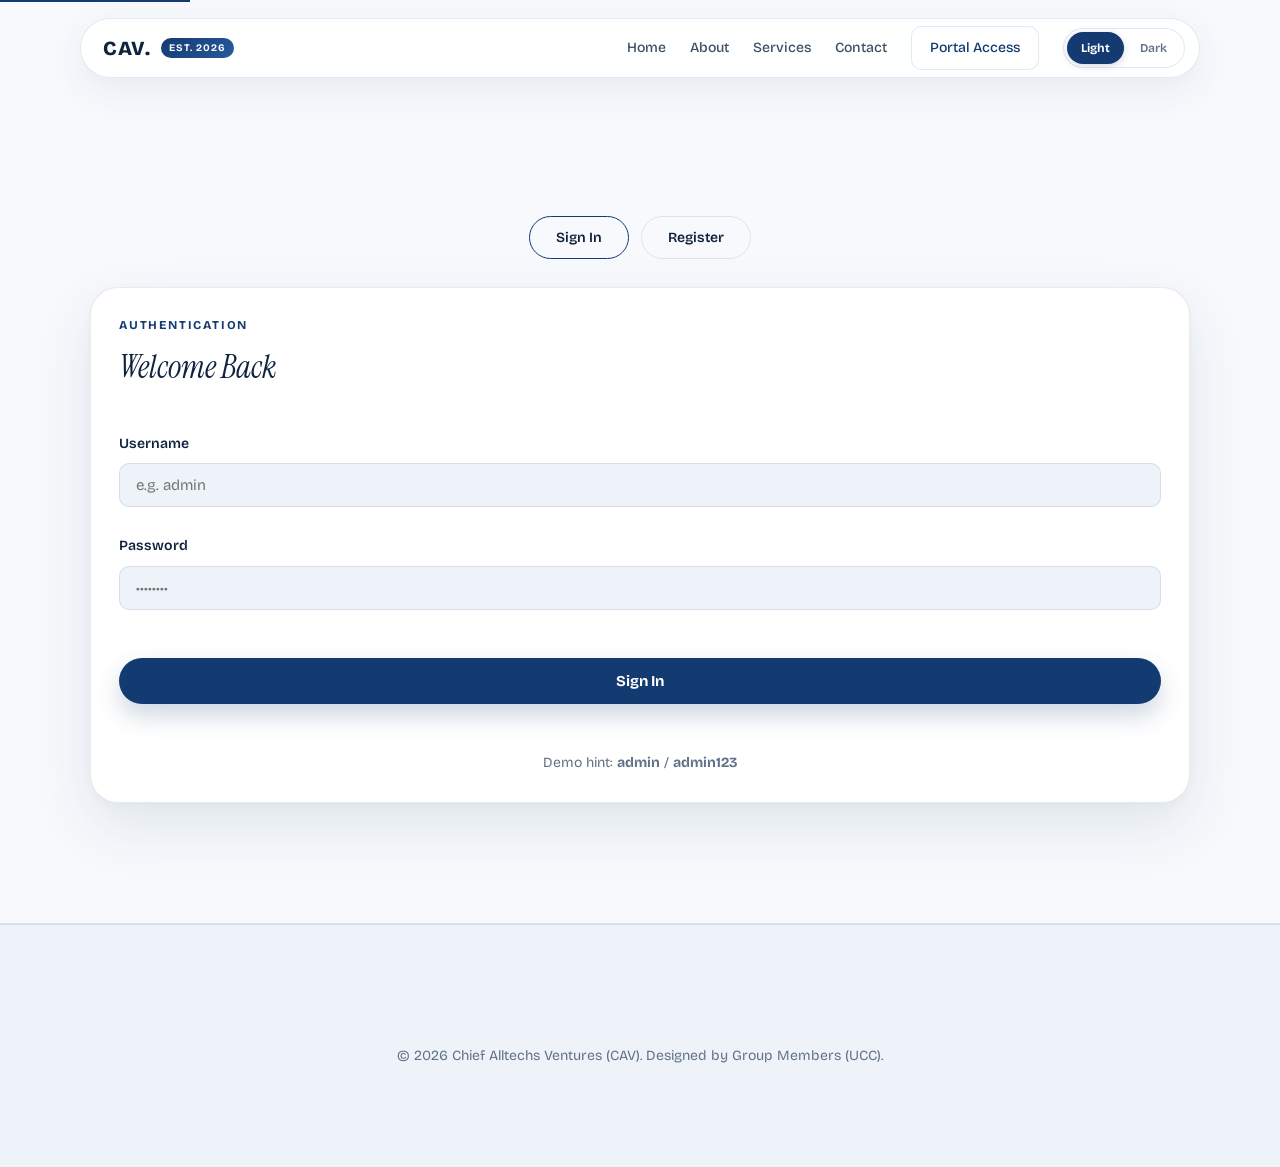
<file: login.html>
<!DOCTYPE html>
<html lang="en">
<head>
    <meta charset="UTF-8">
    <meta name="viewport" content="width=device-width, initial-scale=1.0">
    <title>Authentication - Chief Alltechs Ventures</title>
    <script>(function(){const t=localStorage.getItem('cav_theme')||(window.matchMedia('(prefers-color-scheme: dark)').matches?'dark':'light');document.documentElement.setAttribute('data-theme',t);})();</script>
    <link rel="stylesheet" href="css/styles.css">
</head>
<body>
    <a href="#main-content" class="skip-link">Skip to main content</a>

    <nav class="global-nav" aria-label="Main navigation">
        <a href="index.html" class="brand-logo">
            CAV.
            <span class="brand-badge">EST. 2026</span>
        </a>
        <div class="nav-links">
            <a href="index.html">Home</a>
            <a href="about.html">About</a>
            <a href="services.html">Services</a>
            <a href="contact.html">Contact</a>
            <a href="database.html" class="button-utility active">Portal Access</a>
            <div class="theme-toggle" role="group" aria-label="Theme selector">
                <button onclick="setTheme('light', true)" id="themeLight" aria-label="Light mode">Light</button>
                <button onclick="setTheme('dark', true)" id="themeDark" class="active" aria-label="Dark mode">Dark</button>
            </div>
        </div>
        <button class="hamburger" aria-label="Toggle navigation" aria-expanded="false" aria-controls="mobile-nav-overlay">
            <span class="hamburger-line"></span>
            <span class="hamburger-line"></span>
            <span class="hamburger-line"></span>
        </button>
    </nav>

    <div id="mobile-nav-overlay" class="mobile-nav-overlay">
        <ul class="mobile-nav-links">
            <li><a href="index.html">Home</a></li>
            <li><a href="about.html">About</a></li>
            <li><a href="services.html">Services</a></li>
            <li><a href="contact.html">Contact</a></li>
            <li><a href="database.html" class="active">Portal Access</a></li>
            <li class="mobile-theme-control"><button class="theme-light-btn" onclick="setTheme('light')">Light mode</button><button class="theme-dark-btn" onclick="setTheme('dark')">Dark mode</button></li>
        </ul>
    </div>

    <main id="main-content">
        <section class="product-tile product-tile-dark min-h-85vh justify-center">
            <div class="tile-content text-center max-w-450">
                
                <div style="display: flex; justify-content: center; gap: 12px; margin-bottom: var(--spacing-md);">
                    <button id="tabLoginBtn" onclick="switchAuthTab('login')" class="button-secondary-pill" style="border-color: var(--theme-accent);">Sign In</button>
                    <button id="tabRegisterBtn" onclick="switchAuthTab('register')" class="button-secondary-pill">Register</button>
                </div>

                <div id="loginCard" class="store-utility-card" style="text-align: left;">
                    <span class="tagline">AUTHENTICATION</span>
                    <h2 class="display-md mt-2 mb-4">Welcome Back</h2>

                    <form onsubmit="return handleLogin(event);">
                        <div class="form-group">
                            <label for="username">Username</label>
                            <input type="text" id="username" class="form-input" required placeholder="e.g. admin">
                        </div>
                        <div class="form-group">
                            <label for="password">Password</label>
                            <input type="password" id="password" class="form-input" required placeholder="••••••••">
                        </div>

                        <span id="loginError" class="form-error mb-4 text-center"></span>

                        <button type="submit" class="button-primary button-block">Sign In</button>
                        <p class="caption mt-4 text-center">Demo hint: <strong>admin</strong> / <strong>admin123</strong></p>
                    </form>
                </div>

                <div id="registerCard" class="store-utility-card" style="display: none; text-align: left;">
                    <span class="tagline">NEW USER ACCOUNT</span>
                    <h2 class="display-md mt-2 mb-4">Create Account</h2>
                    <form onsubmit="return handleRegister(event);">
                        <div class="form-group">
                            <label for="regFullName">Full Name</label>
                            <input type="text" id="regFullName" class="form-input" required placeholder="e.g. Ebenezer Annan">
                        </div>
                        <div class="form-group">
                            <label for="regUsername">Username</label>
                            <input type="text" id="regUsername" class="form-input" required placeholder="e.g. eannan">
                        </div>
                        <div class="form-group">
                            <label for="regEmail">Email Address</label>
                            <input type="email" id="regEmail" class="form-input" required placeholder="e.g. eannan@cav.demo">
                        </div>
                        <div class="form-group">
                            <label for="regPassword">Password</label>
                            <input type="password" id="regPassword" class="form-input" required placeholder="••••••••">
                        </div>
                        <div class="form-group">
                            <label for="regConfirm">Confirm Password</label>
                            <input type="password" id="regConfirm" class="form-input" required placeholder="••••••••">
                        </div>
                        <span id="regError" class="form-error mb-4"></span>
                        <button type="submit" class="button-primary button-block">Create Account</button>
                    </form>
                </div>
            </div>
        </section>
    </main>

    <footer class="footer">
        <p>&copy; 2026 Chief Alltechs Ventures (CAV). Designed by Group Members (UCC).</p>
    </footer>
    <script src="js/scripts.js"></script>
</body>
</html>
</file>
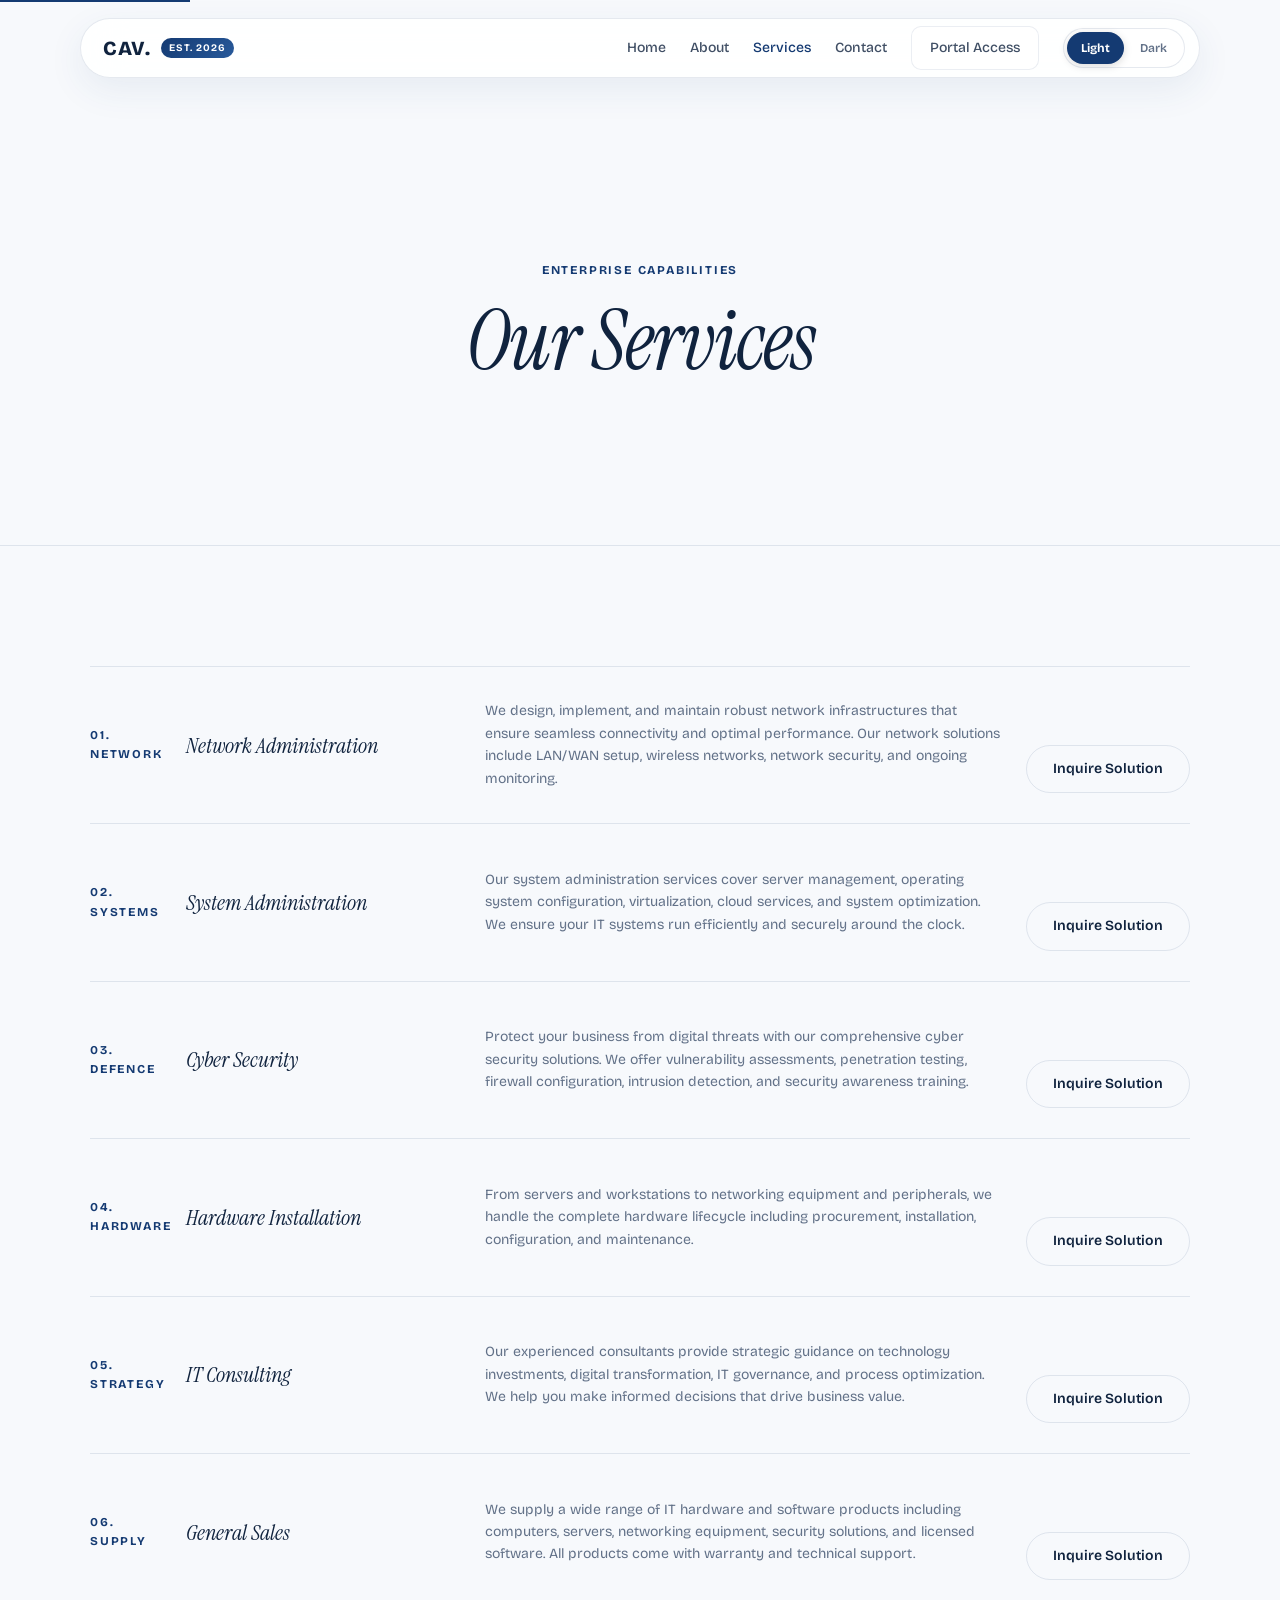
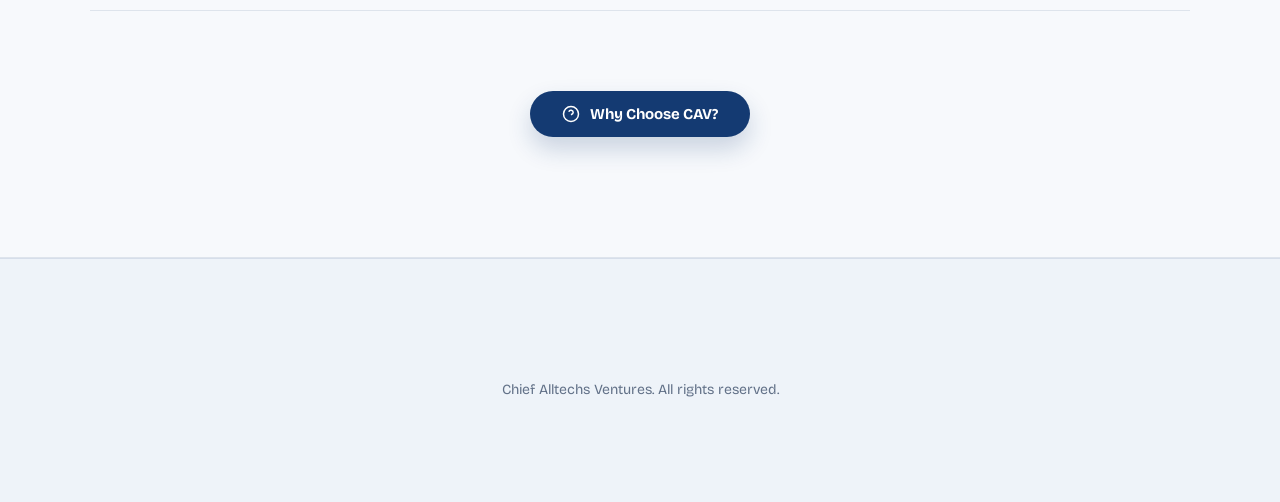
<file: services.html>
<!DOCTYPE html>
<html lang="en">
<head>
    <meta charset="UTF-8">
    <meta name="viewport" content="width=device-width, initial-scale=1.0">
    <title>CAV - Enterprise Services</title>
    <script>(function(){const t=localStorage.getItem('cav_theme')||(window.matchMedia('(prefers-color-scheme: dark)').matches?'dark':'light');document.documentElement.setAttribute('data-theme',t);})();</script>
    <link rel="stylesheet" href="css/styles.css">
</head>
<body>
    <!-- Skip to main content for accessibility -->
    <a href="#main-content" class="skip-link">Skip to main content</a>

    <!-- Glassmorphic Top Navigation -->
    <nav class="global-nav" aria-label="Main navigation">
        <a href="index.html" class="brand-logo">
            CAV.
            <span class="brand-badge">EST. 2026</span>
        </a>
        <div class="nav-links">
            <a href="index.html">Home</a>
            <a href="about.html">About</a>
            <a href="services.html" class="active" aria-current="page">Services</a>
            <a href="contact.html">Contact</a>
            <a href="database.html" class="button-utility">Portal Access</a>
            <div class="theme-toggle" role="group" aria-label="Theme selector"><button onclick="setTheme('light')" id="themeLight">Light</button><button onclick="setTheme('dark')" id="themeDark">Dark</button></div>
        </div>
        <button class="hamburger" aria-label="Toggle navigation" aria-expanded="false" aria-controls="mobile-nav-overlay">
            <span class="hamburger-line"></span>
            <span class="hamburger-line"></span>
            <span class="hamburger-line"></span>
        </button>
    </nav>

    <!-- Mobile Navigation Overlay -->
    <div id="mobile-nav-overlay" class="mobile-nav-overlay">
        <ul class="mobile-nav-links">
            <li><a href="index.html">Home</a></li>
            <li><a href="about.html">About</a></li>
            <li><a href="services.html" class="active">Services</a></li>
            <li><a href="contact.html">Contact</a></li>
            <li><a href="database.html">Portal Access</a></li>
            <li class="mobile-theme-control"><button class="theme-light-btn" onclick="setTheme('light')">Light mode</button><button class="theme-dark-btn" onclick="setTheme('dark')">Dark mode</button></li>
        </ul>
    </div>

    <section class="product-tile product-tile-dark min-h-50vh justify-center">
        <div class="tile-content text-center">
            <span class="tagline">ENTERPRISE CAPABILITIES</span>
            <h1 class="hero-display mt-2">Our Services</h1>
        </div>
    </section>

    <section class="product-tile product-tile-dark bg-void-surface">
        <div class="tile-content">
            <div class="service-list">
                <div class="store-utility-card">
                    <span class="tagline">01. NETWORK</span>
                    <h3 class="display-md mt-2 mb-2">Network Administration</h3>
                    <p class="caption mt-2">We design, implement, and maintain robust network infrastructures that ensure seamless connectivity and optimal performance. Our network solutions include LAN/WAN setup, wireless networks, network security, and ongoing monitoring.</p>
                    <a href="contact.html" class="button-secondary-pill mt-4">Inquire Solution</a>
                </div>
                <div class="store-utility-card">
                    <span class="tagline">02. SYSTEMS</span>
                    <h3 class="display-md mt-2 mb-2">System Administration</h3>
                    <p class="caption mt-2">Our system administration services cover server management, operating system configuration, virtualization, cloud services, and system optimization. We ensure your IT systems run efficiently and securely around the clock.</p>
                    <a href="contact.html" class="button-secondary-pill mt-4">Inquire Solution</a>
                </div>
                <div class="store-utility-card">
                    <span class="tagline">03. DEFENCE</span>
                    <h3 class="display-md mt-2 mb-2">Cyber Security</h3>
                    <p class="caption mt-2">Protect your business from digital threats with our comprehensive cyber security solutions. We offer vulnerability assessments, penetration testing, firewall configuration, intrusion detection, and security awareness training.</p>
                    <a href="contact.html" class="button-secondary-pill mt-4">Inquire Solution</a>
                </div>
                <div class="store-utility-card">
                    <span class="tagline">04. HARDWARE</span>
                    <h3 class="display-md mt-2 mb-2">Hardware Installation</h3>
                    <p class="caption mt-2">From servers and workstations to networking equipment and peripherals, we handle the complete hardware lifecycle including procurement, installation, configuration, and maintenance.</p>
                    <a href="contact.html" class="button-secondary-pill mt-4">Inquire Solution</a>
                </div>
                <div class="store-utility-card">
                    <span class="tagline">05. STRATEGY</span>
                    <h3 class="display-md mt-2 mb-2">IT Consulting</h3>
                    <p class="caption mt-2">Our experienced consultants provide strategic guidance on technology investments, digital transformation, IT governance, and process optimization. We help you make informed decisions that drive business value.</p>
                    <a href="contact.html" class="button-secondary-pill mt-4">Inquire Solution</a>
                </div>
                <div class="store-utility-card">
                    <span class="tagline">06. SUPPLY</span>
                    <h3 class="display-md mt-2 mb-2">General Sales</h3>
                    <p class="caption mt-2">We supply a wide range of IT hardware and software products including computers, servers, networking equipment, security solutions, and licensed software. All products come with warranty and technical support.</p>
                    <a href="contact.html" class="button-secondary-pill mt-4">Inquire Solution</a>
                </div>
            </div>

            <div style="text-align: center; margin-top: var(--spacing-xl);">
                <button class="button-primary" onclick="openModal('whyChooseModal')">
                    <svg viewBox="0 0 24 24" width="18" height="18" fill="none" stroke="currentColor" stroke-width="2">
                        <circle cx="12" cy="12" r="10"/>
                        <path d="M9.09 9a3 3 0 0 1 5.83 1c0 2-3 3-3 3"/>
                        <line x1="12" y1="17" x2="12.01" y2="17"/>
                    </svg>
                    Why Choose CAV?
                </button>
            </div>
        </div>
    </section>

    <!-- Third Pop-up Modal: Why Choose CAV? -->
    <div id="whyChooseModal" class="modal-overlay" role="dialog" aria-modal="true" aria-labelledby="whyChooseTitle">
        <div class="modal-card text-left">
            <button class="modal-close" onclick="closeModal('whyChooseModal')" aria-label="Close modal">×</button>
            <span class="tagline text-center" style="display:block;">COMPETITIVE EDGE</span>
            <h3 id="whyChooseTitle" class="display-md mt-2 mb-4 text-center">Why Choose CAV?</h3>
            <p>Chief Alltechs Ventures stands apart through our three-pillar approach. We don't just provide services — we architect complete technology ecosystems. Our team combines deep expertise in network infrastructure, zero-trust cybersecurity, and enterprise systems administration to deliver solutions that are resilient, scalable, and future-proof. With 99.999% uptime commitment and 24/7 threat monitoring, we ensure your digital infrastructure operates at peak performance.</p>
        </div>
    </div>

    <footer class="footer">
        <p>Chief Alltechs Ventures. All rights reserved.</p>
    </footer>
    <script src="js/scripts.js"></script>
</body>
</html>
</file>
<file: css/styles.css>
@import url('https://fonts.googleapis.com/css2?family=Bricolage+Grotesque:opsz,wdth,wght@12..96,75..100,400..800&family=Instrument+Serif:ital@0;1&display=swap');

:root,
[data-theme="light"] {
    color-scheme: light;
    --theme-accent: #143A72;
    --theme-accent-rgb: 20, 58, 114;
    --theme-gradient: linear-gradient(135deg, #143A72 0%, #285A9B 100%);
    --accent-gold: #143A72;
    
    --void-black: #F7F9FC;
    --void-surface: #EEF3F9;
    --void-card: #FFFFFF;
    --surface-cream: #F7F9FC;
    --accent-cyan: #143A72;
    --accent-blue: #143A72;
    
    --ink-dark: #10233E;
    --ink-light: #10233E;
    --ink-muted: #627188;
    
    --divider-dark: rgba(20, 58, 114, 0.12);
    --divider-light: rgba(20, 58, 114, 0.12);
    --glass-bg: rgba(255, 255, 255, 0.88);
    --glass-border: rgba(20, 58, 114, 0.11);
    
    --radius-sm: 10px;
    --radius-md: 16px;
    --radius-lg: 22px;
    --radius-xl: 28px;
    --radius-pill: 9999px;
    
    --spacing-xs: 8px;
    --spacing-sm: 16px;
    --spacing-md: 28px;
    --spacing-lg: 48px;
    --spacing-xl: 80px;
    --spacing-section: 120px;
    
    --shadow-card: 0 24px 60px rgba(30, 65, 110, 0.10), 0 2px 8px rgba(30, 65, 110, 0.04);
    --shadow-glow: 0 18px 40px rgba(var(--theme-accent-rgb), 0.14);
    
    --ease-fluid: cubic-bezier(0.32, 0.72, 0, 1);
    --ease-spring: cubic-bezier(0.16, 1, 0.3, 1);
}

[data-theme="dark"] {
    color-scheme: dark;
    --theme-accent: #67D7D0;
    --theme-accent-rgb: 103, 215, 208;
    --theme-gradient: linear-gradient(135deg, #0B203A 0%, #143A72 100%);
    --accent-gold: #67D7D0;
    --void-black: #07111F;
    --void-surface: #0B1B2F;
    --void-card: #10233E;
    --surface-cream: #0B1B2F;
    --accent-cyan: #67D7D0;
    --accent-blue: #8CB4FF;
    --ink-dark: #F5FAFF;
    --ink-light: #F5FAFF;
    --ink-muted: #9BB0C8;
    --divider-dark: rgba(255, 255, 255, 0.12);
    --divider-light: rgba(255, 255, 255, 0.12);
    --glass-bg: rgba(11, 27, 47, 0.90);
    --glass-border: rgba(255, 255, 255, 0.14);
    --shadow-card: 0 24px 60px rgba(0, 0, 0, 0.26), 0 2px 8px rgba(0, 0, 0, 0.16);
    --shadow-glow: 0 18px 40px rgba(var(--theme-accent-rgb), 0.18);
}

::selection {
    background-color: var(--theme-accent);
    color: #000000;
}

::-webkit-scrollbar {
    width: 10px;
}

::-webkit-scrollbar-track {
    background: var(--void-black);
}

::-webkit-scrollbar-thumb {
    background: rgba(140, 140, 140, 0.3);
    border-radius: 4px;
}

::-webkit-scrollbar-thumb:hover {
    background: var(--theme-accent);
}

* {
    scrollbar-width: thin;
    scrollbar-color: rgba(140, 140, 140, 0.3) var(--void-black);
}

* {
    margin: 0;
    padding: 0;
    box-sizing: border-box;
}

*:focus-visible {
    outline: 2px solid var(--theme-accent);
    outline-offset: 3px;
    border-radius: 4px;
}

html {
    scroll-behavior: smooth;
    background-color: var(--void-black);
    color: var(--ink-light);
}

body {
    font-family: 'Bricolage Grotesque', sans-serif;
    font-size: 16px;
    font-weight: 400;
    line-height: 1.6;
    background: var(--void-black);
    color: var(--ink-light);
    overflow-x: hidden;
    transition: background 0.7s cubic-bezier(0.32, 0.72, 0, 1), color 0.7s cubic-bezier(0.32, 0.72, 0, 1);
    padding-top: 96px;
}

h1, h2, h3, h4, .font-serif {
    font-family: 'Instrument Serif', serif;
    font-style: italic;
    font-weight: 400;
    line-height: 1.05;
}

.hero-display {
    font-size: clamp(44px, 6.5vw, 88px);
    letter-spacing: -0.02em;
    color: var(--ink-light);
    text-shadow: 0 4px 30px rgba(0,0,0,0.15);
}

.display-lg {
    font-size: clamp(34px, 4vw, 60px);
    letter-spacing: -0.01em;
    color: var(--ink-light);
}

.display-md {
    font-size: clamp(26px, 2.5vw, 40px);
    color: var(--ink-light);
}

.lead {
    font-family: 'Bricolage Grotesque', sans-serif;
    font-size: clamp(17px, 1.8vw, 22px);
    font-weight: 300;
    color: var(--ink-light);
    opacity: 0.9;
    max-width: 680px;
    line-height: 1.5;
}

.tagline {
    font-family: 'Bricolage Grotesque', sans-serif;
    font-size: 12px;
    font-weight: 700;
    text-transform: uppercase;
    letter-spacing: 0.15em;
    color: var(--theme-accent);
    transition: color 0.5s ease;
}

.caption {
    font-size: 14px;
    color: var(--ink-muted);
}

.body-strong {
    font-weight: 600;
    font-size: 16px;
}

.skip-link {
    position: absolute;
    top: -40px;
    left: 0;
    background: var(--theme-accent);
    color: #000000;
    padding: 8px 16px;
    z-index: 1001;
    transition: top 0.3s ease;
}

.skip-link:focus {
    top: 0;
}

.theme-toggle {
    display: inline-flex;
    align-items: center;
    gap: 2px;
    background: var(--glass-bg);
    padding: 3px;
    border-radius: var(--radius-pill);
    border: 1px solid var(--glass-border);
    backdrop-filter: blur(20px);
    -webkit-backdrop-filter: blur(20px);
    transition: background 0.4s ease, border-color 0.4s ease;
}

.theme-toggle button {
    background: transparent;
    border: none;
    color: var(--ink-muted);
    font-family: 'Bricolage Grotesque', sans-serif;
    font-size: 12px;
    font-weight: 600;
    padding: 6px 14px;
    min-height: 32px;
    border-radius: var(--radius-pill);
    cursor: pointer;
    transition: all 0.3s ease;
}

.theme-toggle button.active {
    background: var(--theme-accent);
    color: #FFFFFF;
    font-weight: 700;
    box-shadow: 0 2px 8px rgba(0, 0, 0, 0.15);
}

.theme-toggle button:hover:not(.active) {
    color: var(--ink-light);
}

.global-nav {
    position: fixed;
    top: 0; left: 0; width: 100%;
    height: 64px;
    background: var(--glass-bg);
    backdrop-filter: blur(20px);
    -webkit-backdrop-filter: blur(20px);
    border-bottom: 1px solid var(--glass-border);
    display: flex;
    align-items: center;
    justify-content: space-between;
    padding: 0 var(--spacing-lg);
    z-index: 1000;
    transition: background 0.4s ease, border-color 0.4s ease;
}

.brand-logo {
    display: flex;
    align-items: center;
    gap: 10px;
    text-decoration: none;
    color: var(--ink-light);
    font-family: 'Bricolage Grotesque', sans-serif;
    font-weight: 800;
    font-size: 20px;
    letter-spacing: 0.05em;
}

.brand-badge {
    background: var(--theme-gradient);
    border: 1px solid var(--theme-accent);
    color: var(--theme-accent);
    font-size: 10px;
    padding: 2px 8px;
    border-radius: var(--radius-pill);
    font-weight: 700;
    letter-spacing: 0.1em;
    transition: all 0.5s ease;
}

.nav-links {
    display: flex;
    align-items: center;
    gap: 24px;
}

.nav-links a {
    color: var(--ink-light);
    opacity: 0.8;
    text-decoration: none;
    font-size: 14px;
    font-weight: 500;
    transition: color 0.2s ease, opacity 0.2s ease;
}

.nav-links a:hover,
.nav-links a.active {
    opacity: 1;
    color: var(--theme-accent);
}

.hamburger {
    display: none;
    background: transparent;
    border: none;
    color: var(--ink-light);
    font-size: 24px;
    cursor: pointer;
    padding: 12px;
    min-width: 44px;
    min-height: 44px;
    position: relative;
    border-radius: var(--radius-sm);
    transition: background 0.2s ease;
}

.hamburger:hover { background: var(--glass-border); }

.hamburger-line {
    display: block;
    width: 24px;
    height: 2px;
    background: var(--ink-light);
    margin: 4px 0;
    transition: all 0.3s ease;
}

.hamburger.active .hamburger-line:nth-child(1) {
    transform: rotate(45deg) translate(5px, 5px);
}

.hamburger.active .hamburger-line:nth-child(2) {
    opacity: 0;
}

.hamburger.active .hamburger-line:nth-child(3) {
    transform: rotate(-45deg) translate(5px, -5px);
}

.mobile-nav-overlay {
    display: none;
    position: fixed;
    top: 64px; left: 0; width: 100%;
    background: var(--glass-bg);
    backdrop-filter: blur(24px);
    -webkit-backdrop-filter: blur(24px);
    border-bottom: 1px solid var(--glass-border);
    padding: 24px var(--spacing-lg);
    flex-direction: column;
    gap: 18px;
    z-index: 999;
}

.mobile-nav-overlay.active {
    display: flex;
}

.mobile-nav-overlay .mobile-nav-links {
    list-style: none;
    display: flex;
    flex-direction: column;
    gap: 12px;
}

.mobile-nav-overlay a {
    color: var(--ink-light);
    text-decoration: none;
    font-size: 16px;
    font-weight: 600;
}

.mobile-nav-overlay a.active {
    color: var(--theme-accent);
}

.scrolly-wrapper {
    position: relative;
    height: 400vh;
    width: 100%;
    margin-top: -64px;
    scroll-snap-type: y proximity;
}

.scrolly-sticky {
    position: sticky;
    top: 0;
    height: 100vh;
    width: 100%;
    overflow: hidden;
    display: flex;
    align-items: center;
    justify-content: center;
    background: var(--theme-gradient);
    transition: background 0.8s ease;
}

.scrolly-canvas {
    position: absolute;
    top: 0; left: 0;
    width: 100%; height: 100%;
    z-index: 1;
    pointer-events: none;
}

.ambient-glow {
    position: absolute;
    top: 50%; left: 50%;
    transform: translate(-50%, -50%);
    width: 75vw; height: 75vw;
    background: radial-gradient(circle, rgba(var(--theme-accent-rgb), 0.18) 0%, rgba(0, 0, 0, 0) 70%);
    z-index: 2;
    pointer-events: none;
    transition: background 0.8s ease;
}

.scrolly-stage {
    position: absolute;
    z-index: 10;
    max-width: 900px;
    width: 90%;
    text-align: center;
    opacity: 0;
    transform: translateY(30px) scale(0.98);
    transition: opacity 0.5s cubic-bezier(0.16, 1, 0.3, 1), transform 0.5s cubic-bezier(0.16, 1, 0.3, 1);
    pointer-events: none;
}

.scrolly-stage.active {
    opacity: 1;
    transform: translateY(0) scale(1);
    pointer-events: auto;
}

.pillar-switcher-container {
    position: fixed;
    bottom: 24px;
    left: 50%;
    transform: translateX(-50%);
    z-index: 999;
    display: flex;
    align-items: center;
    gap: 8px;
    padding: 6px;
    background: var(--glass-bg);
    backdrop-filter: blur(20px);
    -webkit-backdrop-filter: blur(20px);
    border: 1px solid var(--glass-border);
    border-radius: var(--radius-pill);
    box-shadow: var(--shadow-card);
    max-width: 92vw;
    overflow-x: auto;
    transition: background 0.4s ease, border-color 0.4s ease;
}

.pillar-pill {
    background: transparent;
    border: none;
    color: var(--ink-light);
    opacity: 0.75;
    font-family: 'Bricolage Grotesque', sans-serif;
    font-size: 13px;
    font-weight: 600;
    padding: 10px 20px;
    border-radius: var(--radius-pill);
    cursor: pointer;
    transition: all 0.3s ease;
    display: flex;
    align-items: center;
    gap: 8px;
    white-space: nowrap;
}

.pillar-pill:hover {
    opacity: 1;
    background: var(--glass-border);
}

.pillar-pill.active {
    color: #000000;
    opacity: 1;
    font-weight: 700;
    box-shadow: 0 4px 15px rgba(0, 0, 0, 0.2);
}

.pillar-pill[data-pillar="network"].active {
    background: var(--accent-gold);
}

.pillar-pill[data-pillar="security"].active {
    background: var(--accent-cyan);
    color: #0B0B0F;
}

.pillar-pill[data-pillar="systems"].active {
    background: var(--accent-blue);
    color: #FFFFFF;
}

.button-primary {
    display: inline-flex;
    align-items: center;
    justify-content: center;
    gap: 10px;
    background: var(--theme-accent);
    color: #000000;
    font-family: 'Bricolage Grotesque', sans-serif;
    font-size: 15px;
    font-weight: 700;
    border-radius: var(--radius-pill);
    padding: 14px 32px;
    text-decoration: none;
    border: none;
    cursor: pointer;
    box-shadow: var(--shadow-glow);
    transition: all 0.3s ease;
}

.button-primary:hover {
    transform: translateY(-2px);
    box-shadow: 0 0 35px rgba(var(--theme-accent-rgb), 0.5);
}

.button-primary:active {
    transform: translateY(0);
}

.button-secondary-pill {
    display: inline-flex;
    align-items: center;
    justify-content: center;
    background: transparent;
    color: var(--ink-light);
    font-family: 'Bricolage Grotesque', sans-serif;
    font-size: 14px;
    font-weight: 600;
    border: 1px solid var(--glass-border);
    border-radius: var(--radius-pill);
    padding: 12px 26px;
    text-decoration: none;
    cursor: pointer;
    transition: all 0.3s ease;
}

.button-secondary-pill:hover {
    border-color: var(--theme-accent);
    color: var(--theme-accent);
    background: var(--glass-bg);
}

.button-utility {
    background: var(--void-card);
    color: var(--ink-light);
    font-family: 'Bricolage Grotesque', sans-serif;
    font-size: 14px;
    font-weight: 600;
    border-radius: var(--radius-sm);
    padding: 10px 18px;
    text-decoration: none;
    border: 1px solid var(--glass-border);
    cursor: pointer;
    transition: all 0.2s ease;
}

.button-utility:hover {
    border-color: var(--theme-accent);
}

.button-block {
    width: 100%;
}

.button-danger {
    background: rgba(255, 69, 58, 0.18) !important;
    border: 1px solid var(--danger, #FF453A) !important;
    color: var(--danger, #FF453A) !important;
}

.button-danger:hover {
    background: var(--danger, #FF453A) !important;
    color: #FFFFFF !important;
}

.product-tile {
    width: 100%;
    padding: var(--spacing-section) var(--spacing-lg);
    display: flex;
    flex-direction: column;
    align-items: center;
    text-align: center;
    position: relative;
    z-index: 10;
}

.product-tile-dark {
    background: var(--void-black);
    color: var(--ink-light);
    border-bottom: 1px solid var(--glass-border);
}

.product-tile-parchment {
    background: var(--surface-cream);
    color: var(--ink-dark);
}

.product-tile-parchment h1,
.product-tile-parchment h2,
.product-tile-parchment h3 {
    color: var(--ink-dark);
}

.product-tile-light {
    background: var(--void-surface);
    color: var(--ink-light);
}

.product-tile-light h1,
.product-tile-light h2,
.product-tile-light h3 {
    color: var(--ink-light);
}

.tile-content {
    max-width: 1100px;
    margin: 0 auto;
    width: 100%;
}

.tile-actions {
    display: flex;
    gap: 14px;
    justify-content: center;
    margin-top: var(--spacing-md);
    flex-wrap: wrap;
}

.store-grid {
    display: grid;
    grid-template-columns: repeat(auto-fit, minmax(250px, 1fr));
    gap: var(--spacing-md);
    max-width: 1200px;
    margin: var(--spacing-md) auto 0;
    width: 100%;
}

.form-grid {
    display: grid;
    grid-template-columns: 1fr 2.2fr;
    gap: var(--spacing-md);
}

.store-utility-card {
    background: var(--void-card);
    border: 1px solid var(--glass-border);
    border-radius: var(--radius-lg);
    padding: var(--spacing-md);
    display: flex;
    flex-direction: column;
    text-align: left;
    box-shadow: var(--shadow-card);
    transition: transform 0.3s ease, border-color 0.3s ease, box-shadow 0.3s ease, background 0.4s ease;
    color: var(--ink-light);
}

.store-utility-card:hover {
    transform: translateY(-6px);
    border-color: var(--theme-accent);
    box-shadow: var(--shadow-glow);
}

.store-utility-card h3 {
    font-size: 22px;
    margin-bottom: 6px;
    color: var(--ink-light);
}

/* =========================================
   SCROLL-BASED MEMBER PORTFOLIO STYLES
   ========================================= */
.member-portfolio-section {
    padding: var(--spacing-section) var(--spacing-lg);
    background: var(--void-black);
    color: var(--ink-light);
    border-top: 1px solid var(--glass-border);
}

.member-nav-pills {
    display: flex;
    justify-content: center;
    gap: 12px;
    margin-top: 24px;
    margin-bottom: 48px;
    flex-wrap: wrap;
}

.member-nav-pill {
    background: var(--glass-bg);
    border: 1px solid var(--glass-border);
    color: var(--ink-light);
    font-family: 'Bricolage Grotesque', sans-serif;
    font-size: 13px;
    font-weight: 600;
    padding: 10px 20px;
    border-radius: var(--radius-pill);
    text-decoration: none;
    transition: all 0.3s ease;
    display: flex;
    align-items: center;
    gap: 8px;
}

.member-nav-pill:hover,
.member-nav-pill.active {
    background: var(--theme-accent);
    color: #000000;
    border-color: var(--theme-accent);
}

.member-card-grid {
    display: grid;
    grid-template-columns: repeat(auto-fit, minmax(280px, 1fr));
    gap: 32px;
    max-width: 1200px;
    margin: 0 auto;
}

.member-portfolio-card {
    background: var(--void-card);
    border: 1px solid var(--glass-border);
    border-radius: var(--radius-lg);
    padding: 32px;
    display: flex;
    flex-direction: column;
    position: relative;
    box-shadow: var(--shadow-card);
    transition: transform 0.3s ease, border-color 0.3s ease, box-shadow 0.3s ease;
    scroll-margin-top: 100px;
}

.member-portfolio-card:hover {
    transform: translateY(-6px);
    border-color: var(--theme-accent);
    box-shadow: var(--shadow-glow);
}

.student-id-badge {
    display: inline-block;
    background: var(--theme-gradient);
    border: 1px solid var(--theme-accent);
    color: var(--theme-accent);
    font-size: 12px;
    font-weight: 700;
    letter-spacing: 0.1em;
    padding: 4px 12px;
    border-radius: var(--radius-pill);
    margin-bottom: 16px;
    align-self: flex-start;
}

.member-location-tag {
    font-size: 13px;
    color: var(--ink-muted);
    font-weight: 600;
    margin-top: 4px;
}

.member-skills-list {
    display: flex;
    flex-wrap: wrap;
    gap: 8px;
    margin-top: 20px;
}

.skill-tag {
    background: var(--glass-bg);
    border: 1px solid var(--glass-border);
    color: var(--ink-muted);
    font-size: 11px;
    font-weight: 600;
    padding: 4px 10px;
    border-radius: var(--radius-sm);
    text-transform: uppercase;
    letter-spacing: 0.05em;
}

.form-group {
    margin-bottom: var(--spacing-md);
    text-align: left;
}

.form-group label {
    display: block;
    margin-bottom: var(--spacing-xs);
    font-weight: 600;
    font-size: 14px;
    color: var(--ink-light);
}

.form-input {
    background: var(--void-surface);
    color: var(--ink-light);
    font-family: 'Bricolage Grotesque', sans-serif;
    font-size: 15px;
    border: 1px solid var(--glass-border);
    border-radius: var(--radius-sm);
    padding: 12px 16px;
    width: 100%;
    outline: none;
    transition: border-color 0.2s ease, box-shadow 0.2s ease, background 0.4s ease, color 0.4s ease;
}

.form-input:focus {
    border-color: var(--theme-accent);
    box-shadow: 0 0 0 3px rgba(var(--theme-accent-rgb), 0.2);
}

textarea.form-input {
    min-height: 120px;
    resize: vertical;
}

select.form-input {
    appearance: none;
    background-image: url("data:image/svg+xml,%3Csvg xmlns='http://www.w3.org/2000/svg' width='12' height='12' viewBox='0 0 12 12'%3E%3Cpath fill='%238E8E93' d='M6 8L1 3h10z'/%3E%3C/svg%3E");
    background-repeat: no-repeat;
    background-position: right 12px center;
    padding-right: 36px;
}

textarea.form-input,
input[type="email"].form-input,
input[type="password"].form-input {
    background-image: none;
    padding-right: 16px;
}

.form-error {
    display: block;
    color: var(--danger, #FF453A);
    font-size: 13px;
    font-weight: 600;
    margin-top: var(--spacing-xs);
}

.input-error {
    border-color: var(--danger, #FF453A) !important;
}

.contact-success {
    display: flex;
    align-items: center;
    gap: 12px;
    background: rgba(48, 209, 88, 0.15);
    border: 1px solid #30D158;
    border-radius: var(--radius-md);
    padding: var(--spacing-sm);
    margin-bottom: var(--spacing-md);
    color: #30D158;
}

.modal-overlay {
    position: fixed;
    top: 0; left: 0; right: 0; bottom: 0;
    background: rgba(0, 0, 0, 0.7);
    backdrop-filter: blur(12px);
    -webkit-backdrop-filter: blur(12px);
    display: flex;
    align-items: center;
    justify-content: center;
    opacity: 0;
    pointer-events: none;
    transition: opacity 0.3s ease;
    z-index: 2000;
}

.modal-overlay.active {
    opacity: 1;
    pointer-events: auto;
}

.modal-card {
    background: var(--void-card);
    border: 1px solid var(--glass-border);
    border-radius: var(--radius-xl);
    padding: var(--spacing-xl);
    max-width: 520px;
    width: 90%;
    transform: scale(0.96) translateY(16px);
    transition: transform 0.5s var(--ease-spring), opacity 0.4s ease;
    opacity: 0;
    position: relative;
    box-shadow: var(--shadow-card);
    text-align: center;
    color: var(--ink-light);
    margin: 16px;
}

.modal-overlay.active .modal-card {
    transform: scale(1) translateY(0);
    opacity: 1;
}

.modal-card p {
    font-size: 15px;
    line-height: 1.65;
    margin-bottom: 12px;
    color: var(--ink-light);
    opacity: 0.88;
}

.modal-close {
    position: absolute;
    top: 14px;
    right: 14px;
    background: transparent;
    border: 1px solid var(--glass-border);
    border-radius: 50%;
    font-size: 18px;
    line-height: 1;
    width: 36px;
    height: 36px;
    display: flex;
    align-items: center;
    justify-content: center;
    color: var(--ink-muted);
    cursor: pointer;
    transition: color 0.2s ease, background 0.2s ease, border-color 0.2s ease;
}

.modal-close:hover {
    color: var(--ink-light);
    background: var(--glass-border);
    border-color: var(--theme-accent);
}

.table-container {
    width: 100%;
    overflow-x: auto;
    border-radius: var(--radius-md);
    border: 1px solid var(--glass-border);
}

.data-table {
    width: 100%;
    border-collapse: collapse;
    background: var(--void-card);
    color: var(--ink-light);
}

.data-table th, .data-table td {
    padding: 14px 18px;
    text-align: left;
    border-bottom: 1px solid var(--glass-border);
}

.data-table th {
    background: var(--void-black);
    color: var(--ink-light);
    font-weight: 700;
    font-size: 12px;
    text-transform: uppercase;
    letter-spacing: 0.06em;
    position: sticky;
    top: 0;
    z-index: 2;
}

.data-table tbody tr {
    transition: background 0.2s ease;
}

.data-table tbody tr:hover {
    background: var(--glass-bg);
}

.marquee-container {
    width: 100%;
    background: var(--void-surface);
    border-top: 1px solid var(--glass-border);
    border-bottom: 1px solid var(--glass-border);
    padding: 14px 0;
    overflow: hidden;
    white-space: nowrap;
}

.marquee-content {
    display: inline-flex;
    gap: 48px;
    font-family: 'Bricolage Grotesque', sans-serif;
    font-size: 14px;
    font-weight: 700;
    text-transform: uppercase;
    letter-spacing: 0.12em;
    color: var(--theme-accent);
    animation: marquee 30s linear infinite;
}

.marquee-item {
    display: flex;
    align-items: center;
    gap: 12px;
}

@keyframes marquee {
    0% { transform: translateX(0); }
    100% { transform: translateX(-50%); }
}

/* =========================================
   MEMBER PROFILE PHOTO STYLES
   ========================================= */
.member-photo-wrapper {
    width: 100px;
    height: 100px;
    border-radius: 50%;
    margin-bottom: 20px;
    position: relative;
    align-self: center;
}

.member-photo-wrapper::before {
    content: '';
    position: absolute;
    inset: -3px;
    border-radius: 50%;
    background: linear-gradient(135deg, var(--theme-accent), rgba(var(--theme-accent-rgb), 0.3));
    z-index: 0;
    transition: box-shadow 0.3s ease;
}

.member-portfolio-card:hover .member-photo-wrapper::before {
    box-shadow: 0 0 20px rgba(var(--theme-accent-rgb), 0.5);
}

.member-photo {
    width: 100%;
    height: 100%;
    border-radius: 50%;
    object-fit: cover;
    position: relative;
    z-index: 1;
    border: 3px solid var(--void-card);
    transition: transform 0.3s ease;
}

.member-portfolio-card:hover .member-photo {
    transform: scale(1.05);
}

/* =========================================
   IMAGE SWAP CAROUSEL STYLES
   ========================================= */
.image-swap-section {
    padding: var(--spacing-xl) var(--spacing-lg);
    background: var(--void-black);
    border-top: 1px solid var(--glass-border);
    border-bottom: 1px solid var(--glass-border);
}

.image-swap-container {
    max-width: 900px;
    margin: 0 auto;
    position: relative;
}

.image-swap-viewport {
    position: relative;
    width: 100%;
    aspect-ratio: 16 / 9;
    border-radius: var(--radius-xl);
    overflow: hidden;
    border: 1px solid var(--glass-border);
    box-shadow: var(--shadow-card);
    background: var(--void-card);
}

.image-swap-viewport img {
    position: absolute;
    top: 0;
    left: 0;
    width: 100%;
    height: 100%;
    object-fit: cover;
    opacity: 0;
    transform: scale(1.04);
    transition: opacity 1s ease, transform 6s ease;
}

.image-swap-viewport img.active {
    opacity: 1;
    transform: scale(1);
}

.image-swap-controls {
    display: flex;
    align-items: center;
    justify-content: center;
    gap: 16px;
    margin-top: 20px;
}

.swap-arrow {
    background: var(--glass-bg);
    border: 1px solid var(--glass-border);
    color: var(--ink-light);
    width: 40px;
    height: 40px;
    border-radius: 50%;
    display: flex;
    align-items: center;
    justify-content: center;
    cursor: pointer;
    font-size: 18px;
    transition: all 0.3s ease;
    backdrop-filter: blur(12px);
    -webkit-backdrop-filter: blur(12px);
}

.swap-arrow:hover {
    background: var(--theme-accent);
    color: #000000;
    border-color: var(--theme-accent);
    box-shadow: var(--shadow-glow);
}

.swap-dots {
    display: flex;
    gap: 8px;
    align-items: center;
}

.swap-dot {
    width: 10px;
    height: 10px;
    border-radius: 50%;
    background: var(--glass-border);
    border: none;
    cursor: pointer;
    transition: all 0.3s ease;
    padding: 0;
}

.swap-dot.active {
    background: var(--theme-accent);
    box-shadow: 0 0 10px rgba(var(--theme-accent-rgb), 0.5);
    transform: scale(1.2);
}

.swap-dot:hover:not(.active) {
    background: var(--ink-muted);
}

.image-swap-label {
    text-align: center;
    margin-top: 12px;
    font-family: 'Bricolage Grotesque', sans-serif;
    font-size: 13px;
    font-weight: 600;
    color: var(--ink-muted);
    letter-spacing: 0.05em;
    transition: color 0.3s ease;
}

/* =========================================
   JS-DRIVEN MARQUEE (override CSS animation)
   ========================================= */
.marquee-content.js-driven {
    animation: none;
    will-change: transform;
}

.footer {
    background: var(--void-black);
    color: var(--ink-muted);
    padding: var(--spacing-section) var(--spacing-lg) 100px;
    text-align: center;
    border-top: 1px solid var(--glass-border);
    font-size: 14px;
}

.footer a {
    color: var(--ink-muted);
    text-decoration: none;
    transition: color 0.2s ease;
}

.footer a:hover { color: var(--theme-accent); }

.text-center { text-align: center; }
.text-left { text-align: left; }
.text-right { text-align: right; }

.mt-1 { margin-top: var(--spacing-xs); }
.mt-2 { margin-top: var(--spacing-sm); }
.mt-3 { margin-top: var(--spacing-md); }
.mt-4 { margin-top: var(--spacing-lg); }
.mt-5 { margin-top: var(--spacing-xl); }
.mt-8 { margin-top: var(--spacing-section); }

.mx-auto { margin-left: auto; margin-right: auto; }

.mb-1 { margin-bottom: var(--spacing-xs); }
.mb-2 { margin-bottom: var(--spacing-sm); }
.mb-3 { margin-bottom: var(--spacing-md); }
.mb-4 { margin-bottom: var(--spacing-lg); }
.mb-8 { margin-bottom: var(--spacing-xl); }

.flex { display: flex; }
.flex-col { flex-direction: column; }
.items-center { align-items: center; }
.justify-center { justify-content: center; }
.justify-between { justify-content: space-between; }
.justify-end { justify-content: flex-end; }
.gap-1 { gap: var(--spacing-xs); }
.gap-2 { gap: var(--spacing-sm); }
.gap-3 { gap: var(--spacing-md); }
.gap-4 { gap: var(--spacing-lg); }
.flex-wrap { flex-wrap: wrap; }

.min-h-50vh { min-height: 50vh; }
.min-h-55vh { min-height: 55vh; }
.min-h-80vh { min-height: 80vh; }
.min-h-85vh { min-height: 85vh; }
.min-h-screen { min-height: 100vh; }

.max-w-620 { max-width: 620px; }
.max-w-850 { max-width: 850px; }
.max-w-1100 { max-width: 1100px; }
.max-w-440 { max-width: 440px; }

.bg-void-black { background: var(--void-black); }
.bg-void-surface { background: var(--void-surface); }
.bg-void-card { background: var(--void-card); }
.bg-surface-cream { background: var(--surface-cream); }
.bg-white { background: var(--void-card); }

.text-ink-dark { color: var(--ink-dark); }
.text-ink-light { color: var(--ink-light); }
.text-ink-muted { color: var(--ink-muted); }
.text-accent { color: var(--theme-accent); }
.text-danger { color: var(--danger, #FF453A); }

.rounded-sm { border-radius: var(--radius-sm); }
.rounded-md { border-radius: var(--radius-md); }
.rounded-lg { border-radius: var(--radius-lg); }
.rounded-xl { border-radius: var(--radius-xl); }
.rounded-pill { border-radius: var(--radius-pill); }

.shadow-card { box-shadow: var(--shadow-card); }
.shadow-glow { box-shadow: var(--shadow-glow); }

.submissions-section {
    margin-top: var(--spacing-xl);
    width: 100%;
}

.submission-card {
    background: var(--void-card);
    border: 1px solid var(--glass-border);
    border-radius: var(--radius-md);
    padding: var(--spacing-md);
    margin-bottom: var(--spacing-md);
    color: var(--ink-light);
}

.submission-meta {
    display: flex;
    justify-content: space-between;
    align-items: center;
    margin-bottom: var(--spacing-xs);
}

@media (max-width: 768px) {
    .global-nav .nav-links { display: none; }
    .hamburger { display: block; }
    .product-tile { padding: var(--spacing-lg) var(--spacing-sm); }
    
    .pillar-switcher-container {
        bottom: 16px;
        max-width: 96vw;
    }
    
    .pillar-pill {
        font-size: 12px;
        padding: 8px 14px;
    }
    
    .form-grid {
        grid-template-columns: 1fr;
    }
    
    .marquee-content {
        gap: 24px;
    }
    
    .table-container {
        font-size: 14px;
    }
    
    .data-table th, .data-table td {
        padding: 10px 12px;
    }

    .image-swap-viewport {
        aspect-ratio: 4 / 3;
    }

    .member-photo-wrapper {
        width: 80px;
        height: 80px;
    }
}

@media (prefers-reduced-motion: reduce) {
    .scrolly-canvas {
        display: none !important;
    }
    
    .marquee-content {
        animation: none;
    }
}

/* Modern SaaS visual override */
body, button, input, select, textarea, .brand-logo, .tagline, .lead, .caption,
.button-primary, .button-secondary-pill, .button-utility, .pillar-pill,
.member-nav-pill, .marquee-item, .data-table, .form-group label {
    font-family: 'Bricolage Grotesque', sans-serif;
}

.global-nav {
    top: 18px;
    left: 50%;
    width: min(1120px, calc(100% - 32px));
    height: 60px;
    transform: translateX(-50%);
    padding: 0 14px 0 22px;
    border: 1px solid var(--glass-border);
    border-radius: var(--radius-pill);
    box-shadow: 0 12px 36px rgba(32, 71, 124, 0.08);
}

.brand-badge { color: #FFFFFF; border: 0; }
.button-primary { color: #FFFFFF; box-shadow: 0 12px 24px rgba(var(--theme-accent-rgb), 0.20); }
.button-primary:hover { box-shadow: 0 18px 32px rgba(var(--theme-accent-rgb), 0.28); transform: translateY(-2px); }
.pillar-pill.active, .member-nav-pill:hover, .member-nav-pill.active { color: #FFFFFF; }
.product-tile-dark, .member-portfolio-section { background: var(--void-black); }
.scrolly-wrapper { margin-top: -96px; height: 300vh; }
.scrolly-sticky { min-height: 100dvh; background: radial-gradient(circle at 82% 22%, rgba(20,58,114,0.12), transparent 32%), var(--void-black); }
.ambient-glow { background: radial-gradient(circle, rgba(var(--theme-accent-rgb), 0.11) 0%, transparent 68%); }
.hero-display { color: var(--ink-dark); text-shadow: none; }
.store-utility-card, .member-portfolio-card, .image-swap-container, .table-container, .modal-card {
    border: 1px solid rgba(20, 58, 114, 0.10);
    box-shadow: var(--shadow-card), inset 0 1px 0 rgba(255,255,255,0.96);
}
.store-utility-card, .member-portfolio-card { border-radius: 28px; }
.footer { background: var(--void-surface); color: var(--ink-muted); border-top: 1px solid var(--glass-border); }

@media (max-width: 768px) {
    body { padding-top: 82px; }
    .global-nav { top: 12px; width: calc(100% - 24px); }
    .mobile-nav-overlay { top: 76px; border-radius: 24px; width: calc(100% - 24px); left: 12px; box-shadow: var(--shadow-card); }
    .scrolly-wrapper { margin-top: -82px; height: 260vh; }
}

.hero-gallery {
    position: relative;
    min-height: min(760px, calc(100dvh - 32px));
    margin: -96px 16px 0;
    border-radius: 36px;
    overflow: hidden;
    background: #10233E;
    box-shadow: 0 26px 70px rgba(20, 58, 114, 0.17);
}
.hero-gallery-images { position: absolute; inset: 0; width: 100%; max-width: none; height: 100%; margin: 0; border-radius: 0; }
.hero-gallery-images img { filter: saturate(0.74) contrast(1.06); transform: scale(1.03); }
.hero-gallery-images img.active { transform: scale(1); }
.hero-gallery-scrim { position: absolute; inset: 0; background: linear-gradient(90deg, rgba(7,22,43,0.82) 0%, rgba(7,22,43,0.54) 44%, rgba(7,22,43,0.20) 100%); }
.hero-gallery-content { position: relative; z-index: 2; max-width: 720px; padding: clamp(150px, 20vw, 235px) clamp(32px, 8vw, 112px) 64px; color: #FFFFFF; }
.hero-gallery-content .hero-display, .hero-gallery-content .lead { color: #FFFFFF; }
.hero-gallery-content .lead { margin-top: 18px; }
.hero-gallery-content .tagline { color: rgba(255,255,255,0.76); }
.hero-gallery-label { margin-top: 14px; color: #FFFFFF; font-size: 12px; font-weight: 700; letter-spacing: 0.08em; text-transform: uppercase; }
.hero-gallery-content .button-secondary-pill { color: #FFFFFF; border-color: rgba(255,255,255,0.42); }
.hero-gallery-content .button-secondary-pill:hover { background: rgba(255,255,255,0.12); color: #FFFFFF; }
.hero-gallery-footer { display: flex; justify-content: space-between; align-items: center; gap: 20px; margin-top: 48px; }
.hero-gallery .image-swap-controls { margin: 0; }
.hero-gallery .swap-dot { background: rgba(255,255,255,0.38); }
.hero-gallery .swap-dot.active { background: #FFFFFF; }
.hero-gallery .swap-arrow { background: rgba(255,255,255,0.13); border-color: rgba(255,255,255,0.34); color: #FFFFFF; }
.hero-gallery .swap-arrow:hover { background: #FFFFFF; color: var(--theme-accent); }
.hero-gallery + .pillar-switcher-container { position: relative; bottom: auto; left: auto; transform: none; width: max-content; margin: -34px auto 0; z-index: 20; }

@media (max-width: 768px) {
    .hero-gallery { min-height: 680px; margin: -82px 0 0; border-radius: 0 0 30px 30px; }
    .hero-gallery-scrim { background: linear-gradient(180deg, rgba(7,22,43,0.46), rgba(7,22,43,0.84)); }
    .hero-gallery-content { padding: 160px 28px 42px; }
    .hero-gallery-footer { margin-top: 34px; }
    .hero-gallery + .pillar-switcher-container { width: calc(100% - 28px); margin-top: -28px; }
}

/* Mobile-first interaction and layout corrections */
@media (max-width: 768px) {
    html, body { max-width: 100%; overflow-x: hidden; }
    body { font-size: 15px; }
    .global-nav { z-index: 1000; }
    .hamburger { display: inline-flex; align-items: center; justify-content: center; flex-direction: column; gap: 3px; width: 48px; height: 48px; padding: 8px; z-index: 1002; }
    .hamburger-line { margin: 0; transform-origin: center; }
    .hamburger.active .hamburger-line:nth-child(1) { transform: translateY(5px) rotate(45deg); }
    .hamburger.active .hamburger-line:nth-child(3) { transform: translateY(-5px) rotate(-45deg); }
    .mobile-nav-overlay { display: flex; visibility: hidden; opacity: 0; transform: translateY(-12px); transition: opacity 420ms var(--ease-fluid), transform 420ms var(--ease-fluid), visibility 420ms var(--ease-fluid); pointer-events: none; }
    .mobile-nav-overlay.active { display: flex; visibility: visible; opacity: 1; transform: translateY(0); pointer-events: auto; }
    .mobile-nav-overlay .mobile-nav-links { width: 100%; }
    .mobile-nav-overlay a { display: block; padding: 13px 4px; font-size: 18px; }
    .product-tile, .member-portfolio-section { padding: 72px 16px; }
    .tile-content { max-width: 100%; }
    .hero-display { font-size: clamp(42px, 12vw, 64px); }
    .display-lg { font-size: clamp(34px, 10vw, 48px); }
    .display-md { font-size: clamp(27px, 8vw, 38px); }
    .lead { font-size: 17px; }
    .tile-actions { align-items: stretch; flex-direction: column; }
    .tile-actions > a, .tile-actions > button { width: 100%; }
    .store-grid, .form-grid, .member-card-grid, .dashboard-grid { grid-template-columns: 1fr !important; gap: 18px; }
    .store-utility-card, .member-portfolio-card { padding: 22px; }
    .member-card-grid { margin-top: 32px; }
    .member-nav-pills { justify-content: flex-start; overflow-x: auto; flex-wrap: nowrap; margin-bottom: 30px; padding-bottom: 5px; }
    .member-nav-pill { flex: 0 0 auto; }
    .table-container { width: 100%; overflow-x: auto; -webkit-overflow-scrolling: touch; }
    .data-table { min-width: 720px; }
    .modal-card { width: calc(100% - 32px); max-height: calc(100dvh - 32px); overflow-y: auto; padding: 24px; }
    .theme-toggle { max-width: calc(100vw - 32px); }
    .footer { padding: 28px 16px; text-align: center; }
}

@media (max-width: 420px) {
    .global-nav { padding-left: 16px; }
    .brand-logo { font-size: 17px; }
    .brand-badge { display: none; }
    .hero-gallery-content { padding-left: 22px; padding-right: 22px; }
    .hero-gallery-content .hero-display { font-size: 42px; }
    .hero-gallery-footer { align-items: flex-start; flex-direction: column; }
    .hero-gallery .image-swap-controls { align-self: flex-end; }
}

.hero-marquee { margin-top: 52px; border-color: rgba(255,255,255,0.18); background: rgba(7,22,43,0.24); border-radius: 999px; padding: 12px 0; }
.hero-marquee .marquee-content { color: #FFFFFF; }
.hero-marquee .marquee-item::before { content: '✦'; color: var(--theme-accent); margin-right: 12px; }
.company-overview { background: var(--void-surface); text-align: left; }
.company-intro { max-width: 780px; margin-bottom: 56px; }
.company-intro .lead { color: var(--ink-light); }
.company-mission-grid { display: grid; grid-template-columns: repeat(2, minmax(0, 1fr)); gap: 20px; margin-bottom: 88px; }
.services-heading { margin-bottom: 26px; }
.services-grid { display: grid; grid-template-columns: repeat(3, minmax(0, 1fr)); gap: 20px; }
.services-grid .store-utility-card { min-height: 230px; }
.service-list { display: flex; flex-direction: column; width: 100%; max-width: 1120px; margin: 0 auto; }
.service-list .store-utility-card { display: grid; grid-template-columns: 72px minmax(220px, 0.8fr) minmax(300px, 1.5fr) auto; align-items: center; gap: 24px; min-height: 0; padding: 30px 0; background: transparent; border: 0; border-top: 1px solid var(--glass-border); border-radius: 0; box-shadow: none; }
.service-list .store-utility-card:last-child { border-bottom: 1px solid var(--glass-border); }
.service-list .store-utility-card:hover { transform: none; border-color: var(--glass-border); box-shadow: none; }
.service-list .store-utility-card .tagline { margin: 0; }
.service-list .store-utility-card h3, .service-list .store-utility-card p { margin: 0; }
.service-list .store-utility-card a { justify-self: end; white-space: nowrap; }
.mobile-theme-control { display: none; }

/* Information system console */
.dashboard-shell {
    background: var(--void-surface);
    border-top: 1px solid var(--glass-border);
    color: var(--ink-light);
}
.dashboard-console {
    width: min(1240px, 100%);
    margin: 0 auto;
    padding: 72px 24px 88px;
}
.dashboard-header, .table-toolbar, .dashboard-actions, .table-tools {
    display: flex;
    align-items: center;
}
.dashboard-header {
    justify-content: space-between;
    gap: 28px;
    margin-bottom: 20px;
}
.dashboard-title-block h1, .dashboard-panel h2 {
    font-family: 'Bricolage Grotesque', sans-serif;
    font-style: normal;
    letter-spacing: -0.045em;
    color: var(--ink-light);
}
.dashboard-title-block h1 { margin: 6px 0 8px; font-size: clamp(30px, 4vw, 46px); }
.dashboard-user { margin: 0; color: var(--ink-muted); font-size: 15px; }
.dashboard-kicker {
    color: var(--theme-accent);
    font-size: 11px;
    font-weight: 800;
    letter-spacing: 0.12em;
    text-transform: uppercase;
}
.dashboard-actions { justify-content: flex-end; gap: 8px; flex-wrap: wrap; }
.dashboard-ghost-btn {
    appearance: none;
    border: 1px solid var(--glass-border);
    border-radius: 9px;
    background: transparent;
    color: var(--ink-light);
    cursor: pointer;
    font: 700 13px/1 'Bricolage Grotesque', sans-serif;
    padding: 11px 13px;
    transition: background 160ms ease, border-color 160ms ease, color 160ms ease;
}
.dashboard-ghost-btn:hover { background: var(--glass-bg); border-color: var(--theme-accent); color: var(--theme-accent); }
.dashboard-security-strip {
    display: flex;
    align-items: center;
    gap: 10px;
    margin-bottom: 16px;
    padding: 12px 14px;
    border: 1px solid var(--glass-border);
    border-radius: 10px;
    background: var(--void-card);
    color: var(--ink-muted);
    font-size: 13px;
}
.dashboard-security-strip p { margin: 0; }
.status-dot { width: 8px; height: 8px; flex: 0 0 auto; border-radius: 50%; background: #30D158; box-shadow: 0 0 0 4px rgba(48,209,88,0.13); }
.dashboard-metrics { display: grid; grid-template-columns: repeat(4, minmax(0, 1fr)); gap: 12px; margin-bottom: 20px; }
.dashboard-metric, .dashboard-panel {
    border: 1px solid var(--glass-border);
    background: var(--void-card);
    box-shadow: 0 12px 30px rgba(20, 58, 114, 0.05);
}
.dashboard-metric { min-height: 96px; padding: 16px; border-radius: 12px; }
.dashboard-metric span { display: block; margin-bottom: 12px; color: var(--ink-muted); font-size: 12px; font-weight: 700; }
.dashboard-metric strong { display: block; overflow: hidden; color: var(--ink-light); font-size: 22px; letter-spacing: -0.04em; text-overflow: ellipsis; white-space: nowrap; }
.dashboard-toast { margin: 0 0 20px; border-radius: 10px; }
.dashboard-workspace { display: grid; grid-template-columns: minmax(275px, 0.78fr) minmax(0, 2.22fr); gap: 20px; align-items: start; }
.dashboard-panel { border-radius: 14px; }
.dashboard-form-panel { padding: 22px; }
.dashboard-table-panel { min-width: 0; padding: 22px; }
.panel-heading h2 { margin: 5px 0 0; font-size: 20px; }
.dashboard-form-panel .form-group { margin-top: 18px; }
.record-action-grid { display: grid; grid-template-columns: 1fr 1fr; gap: 9px; margin-top: 22px; }
.record-action-grid button { width: 100%; justify-content: center; }
.table-toolbar { justify-content: space-between; gap: 20px; margin-bottom: 20px; }
.table-tools { flex: 1; justify-content: flex-end; gap: 9px; }
.table-tools .form-input { width: min(280px, 100%); padding: 10px 13px; }
.table-tools .button-primary { flex: 0 0 auto; white-space: nowrap; }
.dashboard-table-container { border-radius: 10px; box-shadow: none; }
.dashboard-table-container .data-table th { background: var(--void-surface); }
.dashboard-table-container .data-table td { padding-top: 16px; padding-bottom: 16px; }

@media (max-width: 900px) {
    .dashboard-metrics { grid-template-columns: repeat(2, minmax(0, 1fr)); }
    .dashboard-workspace { grid-template-columns: 1fr; }
}

@media (max-width: 600px) {
    .dashboard-console { padding: 36px 16px 56px; }
    .dashboard-header, .table-toolbar { align-items: flex-start; flex-direction: column; }
    .dashboard-actions, .table-tools { width: 100%; justify-content: stretch; }
    .dashboard-actions .dashboard-ghost-btn { flex: 1 1 30%; }
    .table-tools { align-items: stretch; flex-direction: column; }
    .table-tools .form-input { width: 100%; }
    .table-tools .button-primary { width: 100%; }
    .dashboard-metrics { grid-template-columns: 1fr 1fr; gap: 9px; }
    .dashboard-metric { min-height: 82px; padding: 13px; }
    .dashboard-metric strong { font-size: 18px; }
    .dashboard-form-panel, .dashboard-table-panel { padding: 16px; }
    .record-action-grid { gap: 8px; }
}

@media (max-width: 768px) {
    .hero-marquee,
    .pillar-switcher-container,
    .company-overview .services-heading,
    .company-overview .services-grid {
        display: none;
    }

    .hero-gallery {
        min-height: 600px;
    }

    .hero-gallery-footer {
        margin-top: 26px;
    }

    .company-mission-grid, .services-grid { grid-template-columns: 1fr; }
    .service-list .store-utility-card { grid-template-columns: 1fr; gap: 12px; padding: 28px 0; }
    .service-list .store-utility-card a { justify-self: start; margin-top: 8px; }
    .company-intro { margin-bottom: 42px; }
    .services-heading { margin-top: 56px; }
    .mobile-theme-control { display: flex; gap: 8px; padding-top: 12px; border-top: 1px solid var(--glass-border); }
    .mobile-theme-control button { flex: 1; border: 1px solid var(--glass-border); border-radius: 999px; background: transparent; color: var(--ink-light); padding: 10px 8px; font: inherit; }
    .mobile-theme-control button:hover { border-color: var(--theme-accent); color: var(--theme-accent); }
}
</file>
